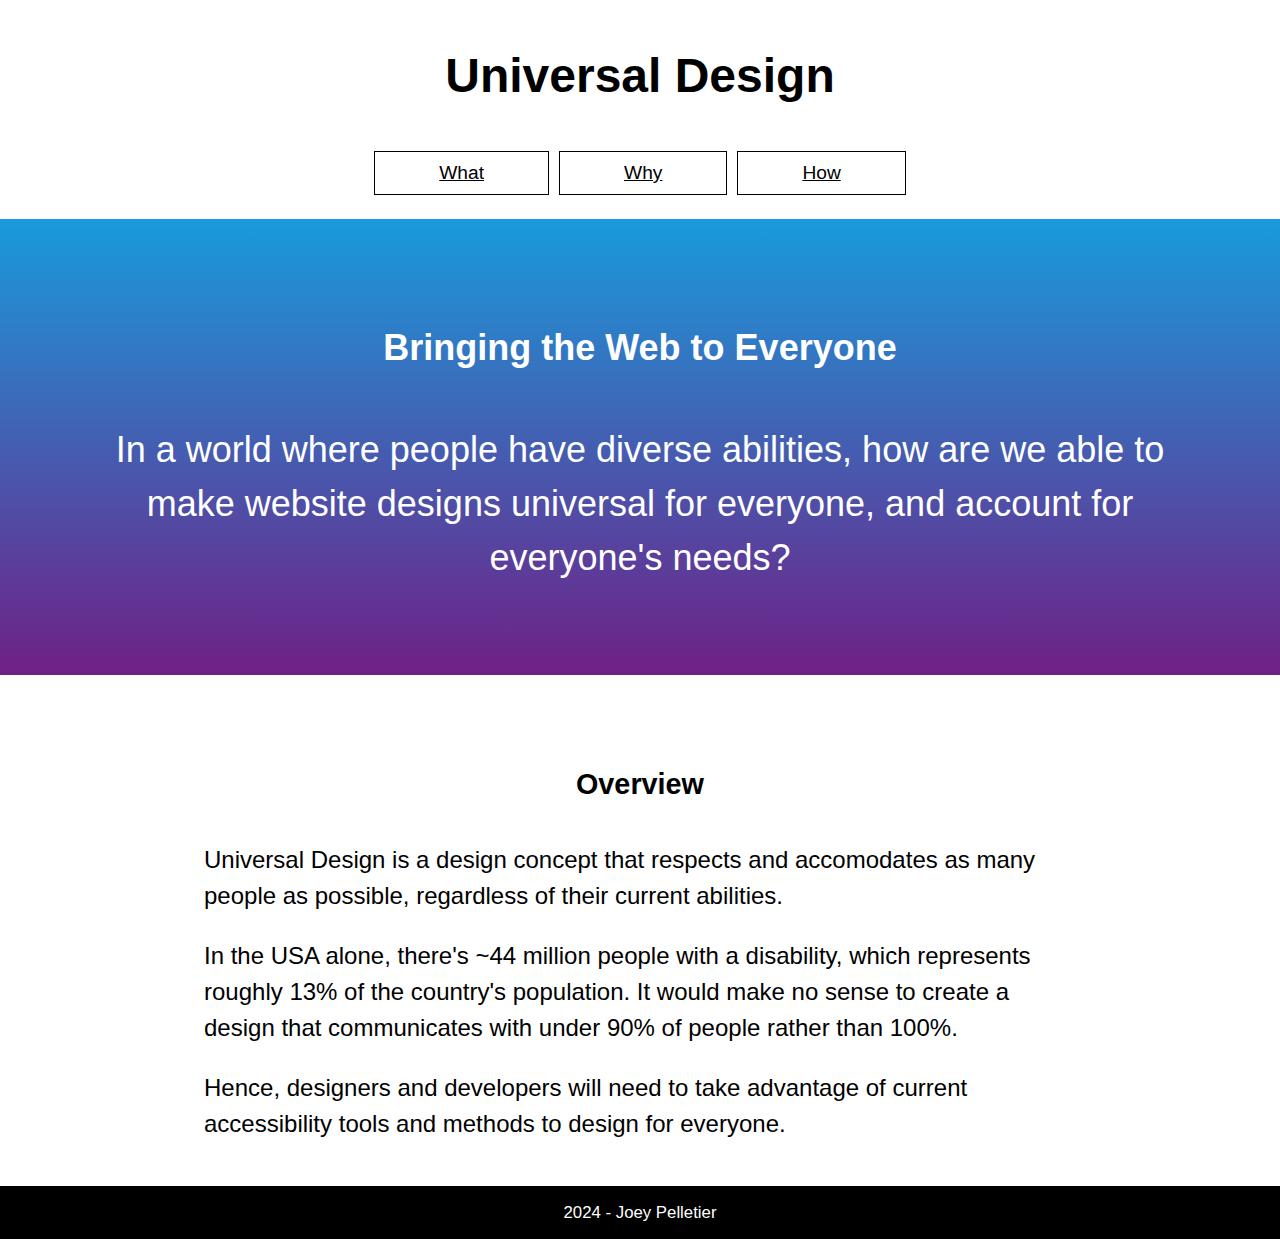
<file: 3150_project2/index.html>
<!--  -->

<!DOCTYPE html>
<html lang="en">
<head>
    <meta charset="UTF-8">
    <meta name="viewport" content="width=device-width, initial-scale=1.0">
    <title>Universal Design</title>
    <link rel="stylesheet" href="style.css">
</head>
<body>
    <a class="skip-link" href="#hero-home">Skip to main content</a>
    <div id="container">
        <header>
            <h1><a href="index.html">Universal Design</a></h1>
        </header>
        <nav>
            <h2 class="sr-only">Main Nav</h2>
            <ul>
                <li><a href="project2_what.html">What</a></li>
                <li><a href="project2_why.html">Why</a></li>
                <li><a href="project2_how.html">How</a></li>
            </ul>
        </nav>
        <main>
            <section id="hero-home">
                <h3>Bringing the Web to Everyone</h3>
                <p>In a world where people have diverse abilities, how are we able to make website designs universal for everyone, and account for everyone's needs?</p>
            </section>
            <section id="overview">
                <h4>Overview</h4>
                <p>Universal Design is a design concept that respects and accomodates as many people as possible, regardless of their current abilities.</p>
                <p>In the USA alone, there's ~44 million people with a disability, which represents roughly 13% of the country's population. It would make no sense to create a design that communicates with under 90% of people rather than 100%.</p>
                <p>Hence, designers and developers will need to take advantage of current accessibility tools and methods to design for everyone.</p>
            </section>
        </main>
        <footer>
            <p>2024 - Joey Pelletier</p>
        </footer>
    </div>
</body>
</html>
</file>
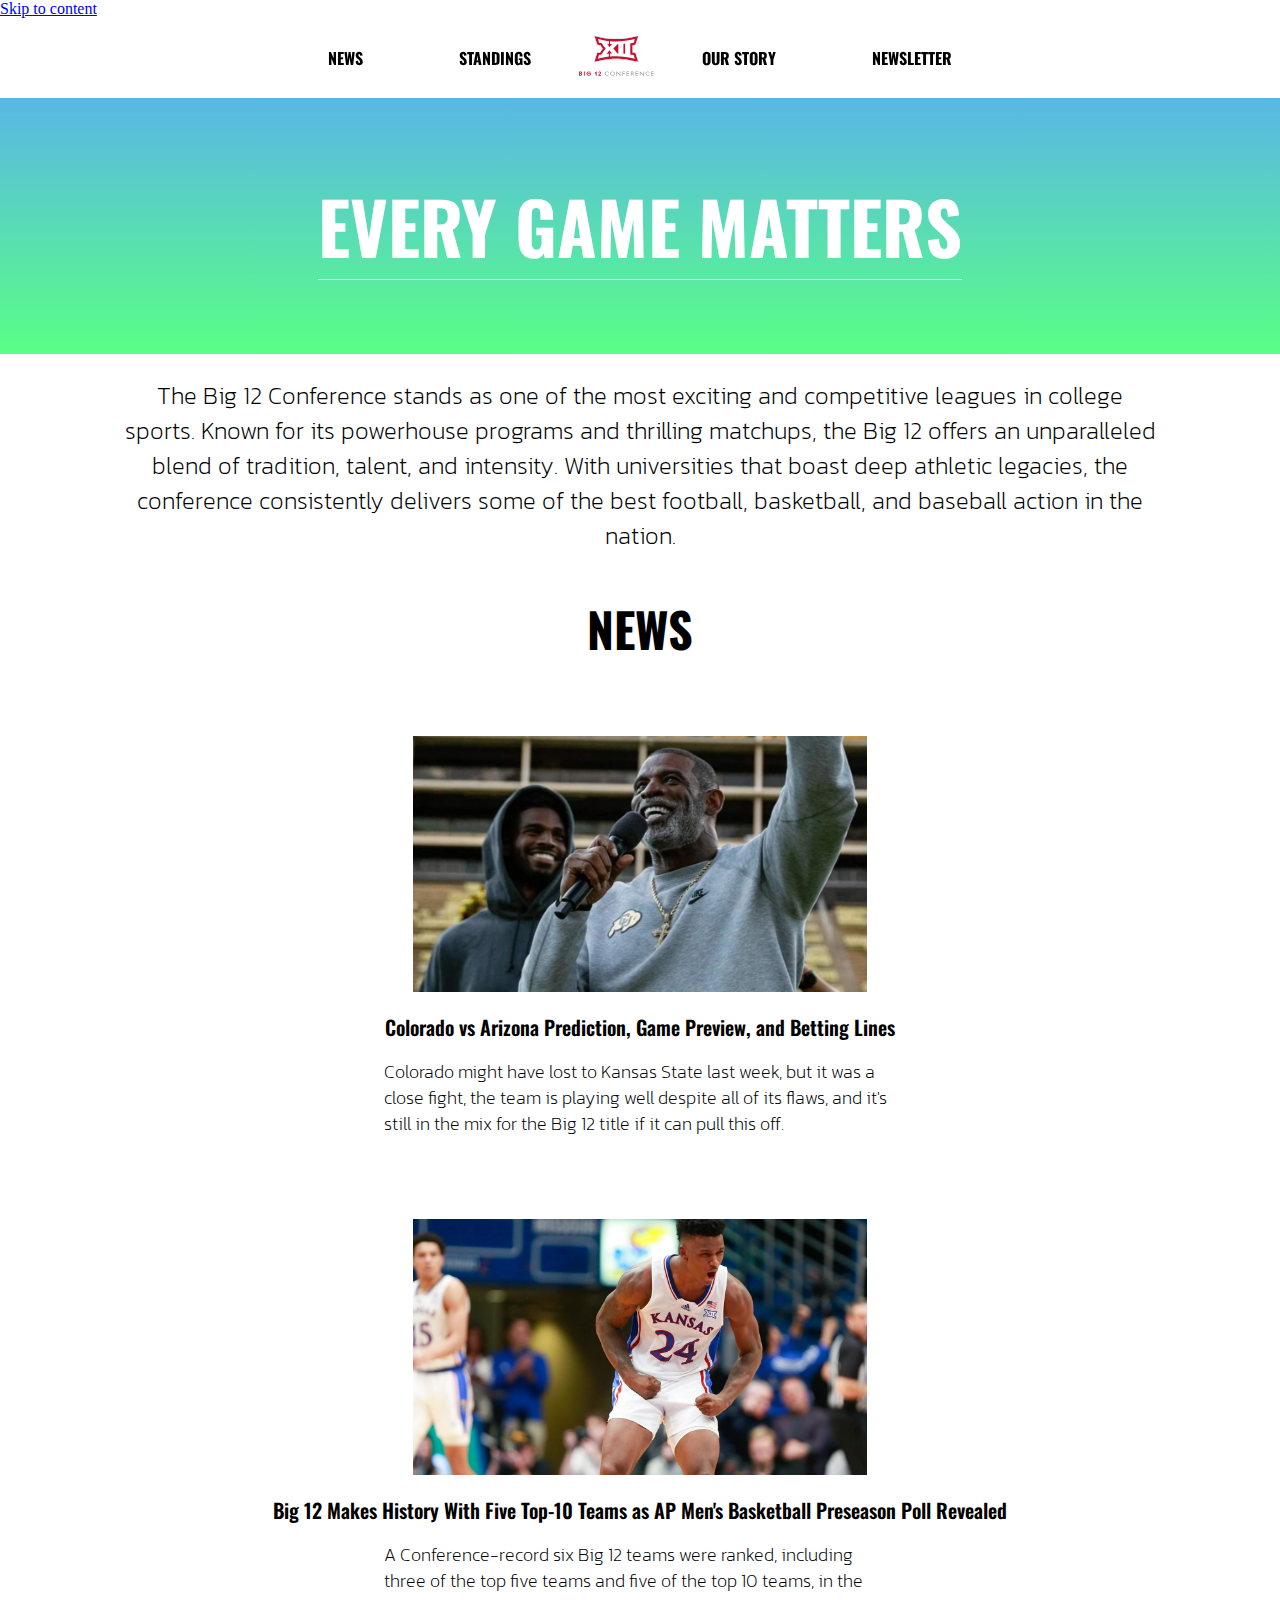
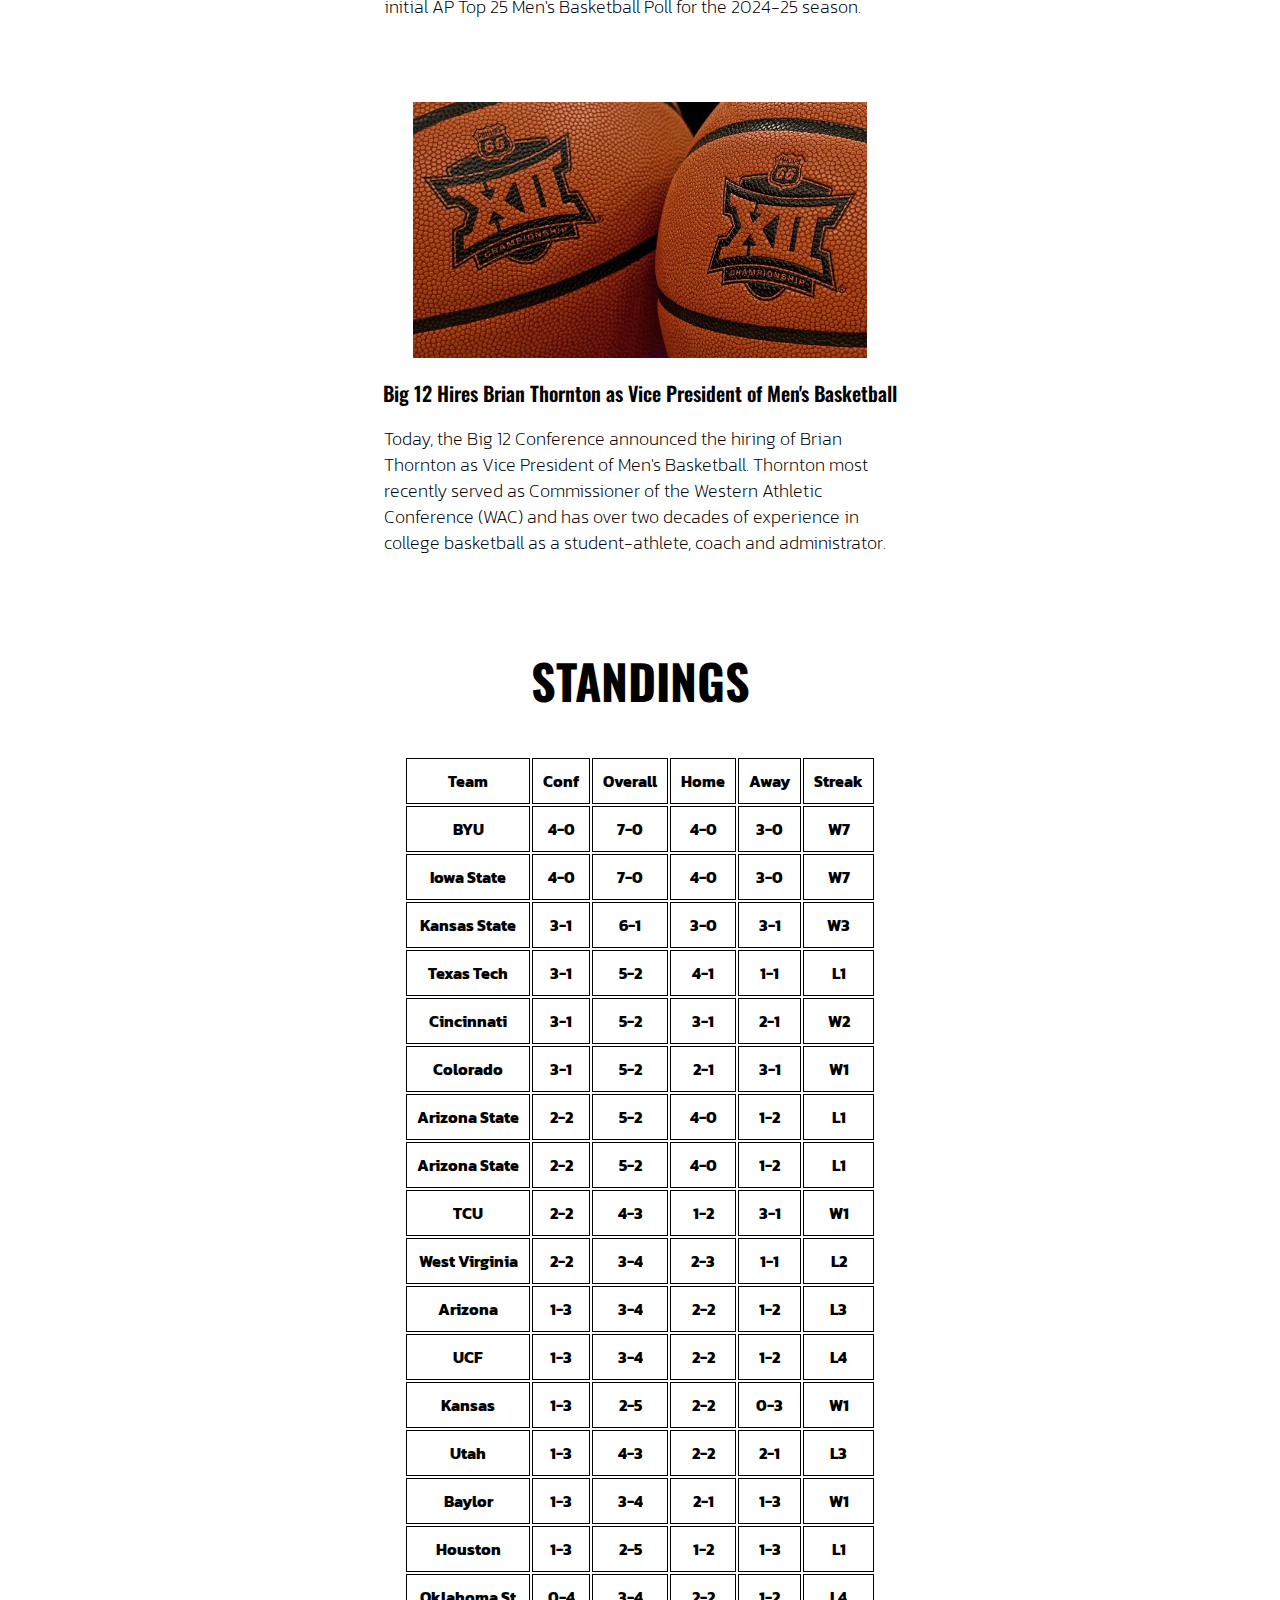
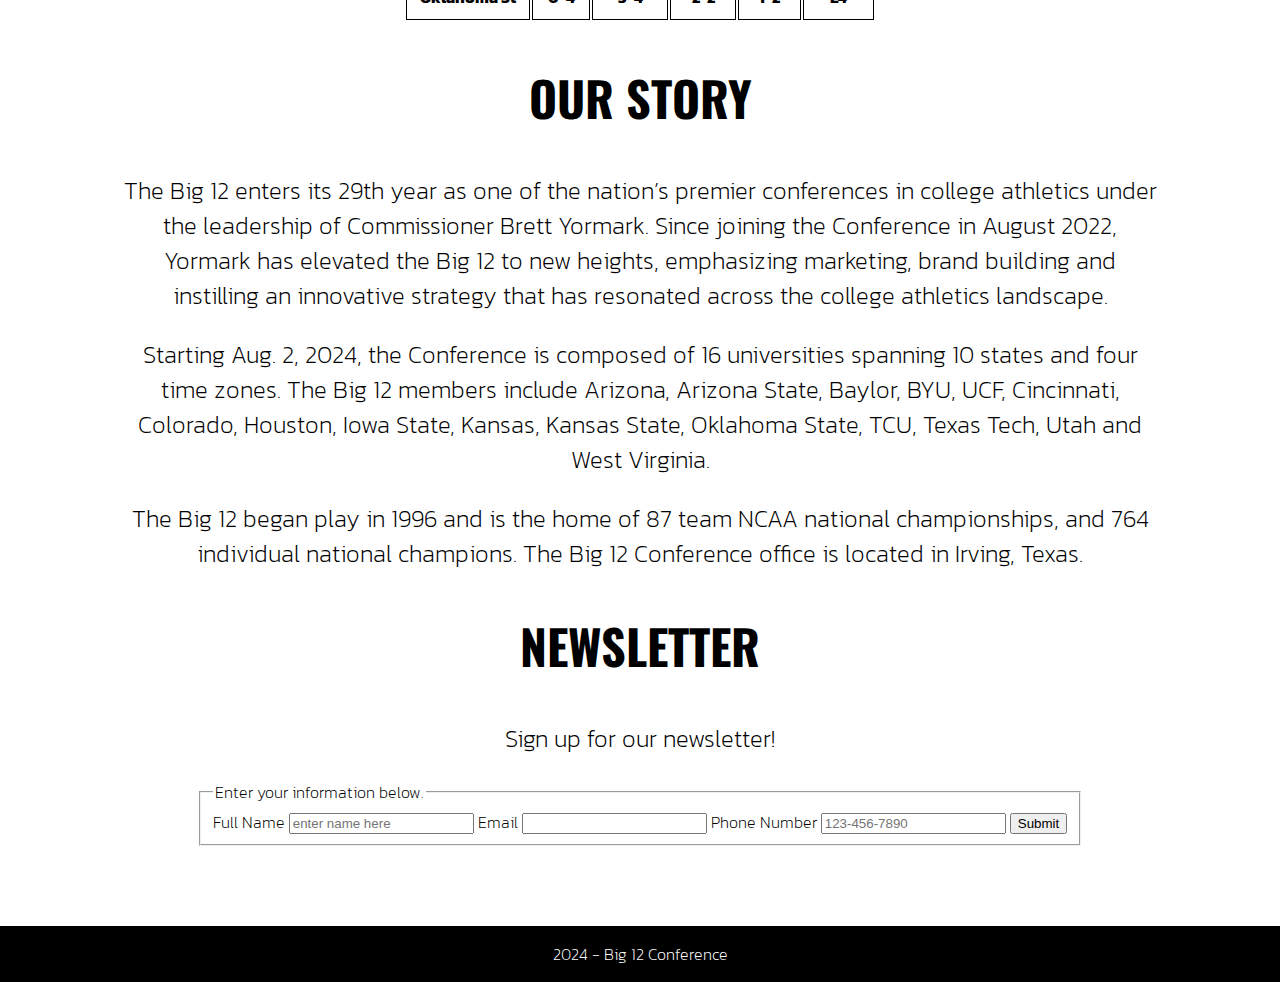
<file: big12_table/index.html>
<!DOCTYPE html>
<html lang="en">
<head>
    <meta charset="UTF-8">
    <meta name="viewport" content="width=device-width, initial-scale=1.0">
    <title>Big 12 Conference</title>
    <link rel="stylesheet" href="style.css">
</head>
<body>
    <a class ="skip-nav" href="#landing-header">Skip to content</a>
    <nav>
        <div class="top-nav">
            <a href="#news">NEWS</a>
            <a href="#standings">STANDINGS</a>
            <div id="logo">
                     <img src="img/Big_12_Conference.svg" alt="big 12 logo" height="75" width="75">
            </div>
            <a href="#our-story">OUR STORY</a>
            <a href="#newsletter">NEWSLETTER</a>
        </div>
    </nav>
    <header>
        <h1 id="landing-header">EVERY GAME MATTERS</h1>
    </header>
    <div id="intro-para">
        <p class="body-text">The Big 12 Conference stands as one of the most exciting and competitive leagues in college sports. Known for its powerhouse programs and thrilling matchups, the Big 12 offers an unparalleled blend of tradition, talent, and intensity. With universities that boast deep athletic legacies, the conference consistently delivers some of the best football, basketball, and baseball action in the nation.</p>
    </div>
    <section id="news" tabindex="0">
        <h2 class="sub-heading">NEWS</h2>
        <div id="cu-news" class="news-container">
            <img src="img/cu_image.webp" alt="cu news photo" class="news-img">
            <p class="news-headline">
                Colorado vs Arizona Prediction, Game Preview, and Betting Lines
            </p>
            <p class="news-para">
                Colorado might have lost to Kansas State last week, but it was a close fight, the team is playing well despite all of its flaws, and it's still in the mix for the Big 12 title if it can pull this off.
            </p>
        </div>
        <div id="bball-news-1" class="news-container">
            <img src="img/big12-bball.jpeg" alt="big 12 preseason photo with Kansas" class="news-img">
            <p class="news-headline">
                Big 12 Makes History With Five Top-10 Teams as AP Men's Basketball Preseason Poll Revealed
            </p>
            <p class="news-para">
                A Conference-record six Big 12 teams were ranked, including three of the top five teams and five of the top 10 teams, in the initial AP Top 25 Men's Basketball Poll for the 2024-25 season. 
            </p>
        </div>
        <div id="bball-news-2" class="news-container">
            <img src="img/basketballs.jpg" alt="big 12 basketball photo" class="news-img">
            <p class="news-headline">
                Big 12 Hires Brian Thornton as Vice President of Men's Basketball
            </p>
            <p class="news-para">
                Today, the Big 12 Conference announced the hiring of Brian Thornton as Vice President of Men's Basketball. Thornton most recently served as Commissioner of the Western Athletic Conference (WAC) and has over two decades of experience in college basketball as a student-athlete, coach and administrator.
            </p>
        </div>
    </section>
    <section id="standings" tabindex="1">
        <h2 class="sub-heading">STANDINGS</h2>
        <table id="stand-table">
            <tr>
                <th>Team</th>
                <th>Conf</th>
                <th>Overall</th>
                <th>Home</th>
                <th>Away</th>
                <th>Streak</th>
            </tr>
            <tr>
                <th>BYU</th>
                <th>4-0</th>
                <th>7-0</th>
                <th>4-0</th>
                <th>3-0</th>
                <th>W7</th>
            </tr>
            <tr>
                <th>Iowa State</th>
                <th>4-0</th>
                <th>7-0</th>
                <th>4-0</th>
                <th>3-0</th>
                <th>W7</th>
            </tr>
            <tr>
                <th>Kansas State</th>
                <th>3-1</th>
                <th>6-1</th>
                <th>3-0</th>
                <th>3-1</th>
                <th>W3</th>
            </tr>
            <tr>
                <th>Texas Tech</th>
                <th>3-1</th>
                <th>5-2</th>
                <th>4-1</th>
                <th>1-1</th>
                <th>L1</th>
            </tr>
            <tr>
                <th>Cincinnati</th>
                <th>3-1</th>
                <th>5-2</th>
                <th>3-1</th>
                <th>2-1</th>
                <th>W2</th>
            </tr>
            <tr>
                <th>Colorado</th>
                <th>3-1</th>
                <th>5-2</th>
                <th>2-1</th>
                <th>3-1</th>
                <th>W1</th>
            </tr>
            <tr>
                <th>Arizona State</th>
                <th>2-2</th>
                <th>5-2</th>
                <th>4-0</th>
                <th>1-2</th>
                <th>L1</th>
            </tr>
            <tr>
                <th>Arizona State</th>
                <th>2-2</th>
                <th>5-2</th>
                <th>4-0</th>
                <th>1-2</th>
                <th>L1</th>
            </tr>
            <tr>
                <th>TCU</th>
                <th>2-2</th>
                <th>4-3</th>
                <th>1-2</th>
                <th>3-1</th>
                <th>W1</th>
            </tr>
            <tr>
                <th>West Virginia</th>
                <th>2-2</th>
                <th>3-4</th>
                <th>2-3</th>
                <th>1-1</th>
                <th>L2</th>
            </tr>
            <tr>
                <th>Arizona</th>
                <th>1-3</th>
                <th>3-4</th>
                <th>2-2</th>
                <th>1-2</th>
                <th>L3</th>
            </tr>
            <tr>
                <th>UCF</th>
                <th>1-3</th>
                <th>3-4</th>
                <th>2-2</th>
                <th>1-2</th>
                <th>L4</th>
            </tr>
            <tr>
                <th>Kansas</th>
                <th>1-3</th>
                <th>2-5</th>
                <th>2-2</th>
                <th>0-3</th>
                <th>W1</th>
            </tr>
            <tr>
                <th>Utah</th>
                <th>1-3</th>
                <th>4-3</th>
                <th>2-2</th>
                <th>2-1</th>
                <th>L3</th>
            </tr>
            <tr>
                <th>Baylor</th>
                <th>1-3</th>
                <th>3-4</th>
                <th>2-1</th>
                <th>1-3</th>
                <th>W1</th>
            </tr>
            <tr>
                <th>Houston</th>
                <th>1-3</th>
                <th>2-5</th>
                <th>1-2</th>
                <th>1-3</th>
                <th>L1</th>
            </tr>
            <tr>
                <th>Oklahoma St</th>
                <th>0-4</th>
                <th>3-4</th>
                <th>2-2</th>
                <th>1-2</th>
                <th>L4</th>
            </tr>
        </table>
    </section>
    <section id="our-story" tabindex="2">
        <h2 class="sub-heading">OUR STORY</h2>
        <p class="body-text">The Big 12 enters its 29th year as one of the nation’s premier conferences in college athletics under the leadership of Commissioner Brett Yormark. Since joining the Conference in August 2022, Yormark has elevated the Big 12 to new heights, emphasizing marketing, brand building and instilling an innovative strategy that has resonated across the college athletics landscape.</p>
        <p class="body-text">Starting Aug. 2, 2024, the Conference is composed of 16 universities spanning 10 states and four time zones. The Big 12 members include Arizona, Arizona State, Baylor, BYU, UCF, Cincinnati, Colorado, Houston, Iowa State, Kansas, Kansas State, Oklahoma State, TCU, Texas Tech, Utah and West Virginia.</p>
        <p class="body-text">The Big 12 began play in 1996 and is the home of 87 team NCAA national championships, and 764 individual national champions. The Big 12 Conference office is located in Irving, Texas.</p>
    </section>
    <section id="newsletter" tabindex="3">
        <h2 class="sub-heading">NEWSLETTER</h2>
        <p class="body-text">Sign up for our newsletter!</p>
        <form id="newsletter-form" method="post">
            <fieldset>
                <legend>Enter your information below.</legend>
                <label for="name">
                    Full Name
                    <input type="text" id="name" placeholder="enter name here">
                </label>
                <label for="your-email">
                    Email
                    <input type="email" id="your-email">
                </label>
                <label for="phone">
                    Phone Number
                    <input type="tel" id="phone" minLength="10" placeholder="123-456-7890">
                </label>
                <input type="submit">
            </fieldset>
        </form>
    </section>
    <footer class="site-footer">
        <p id="footer-text">2024 - Big 12 Conference</p>
    </footer>
</body>
</html>
</file>
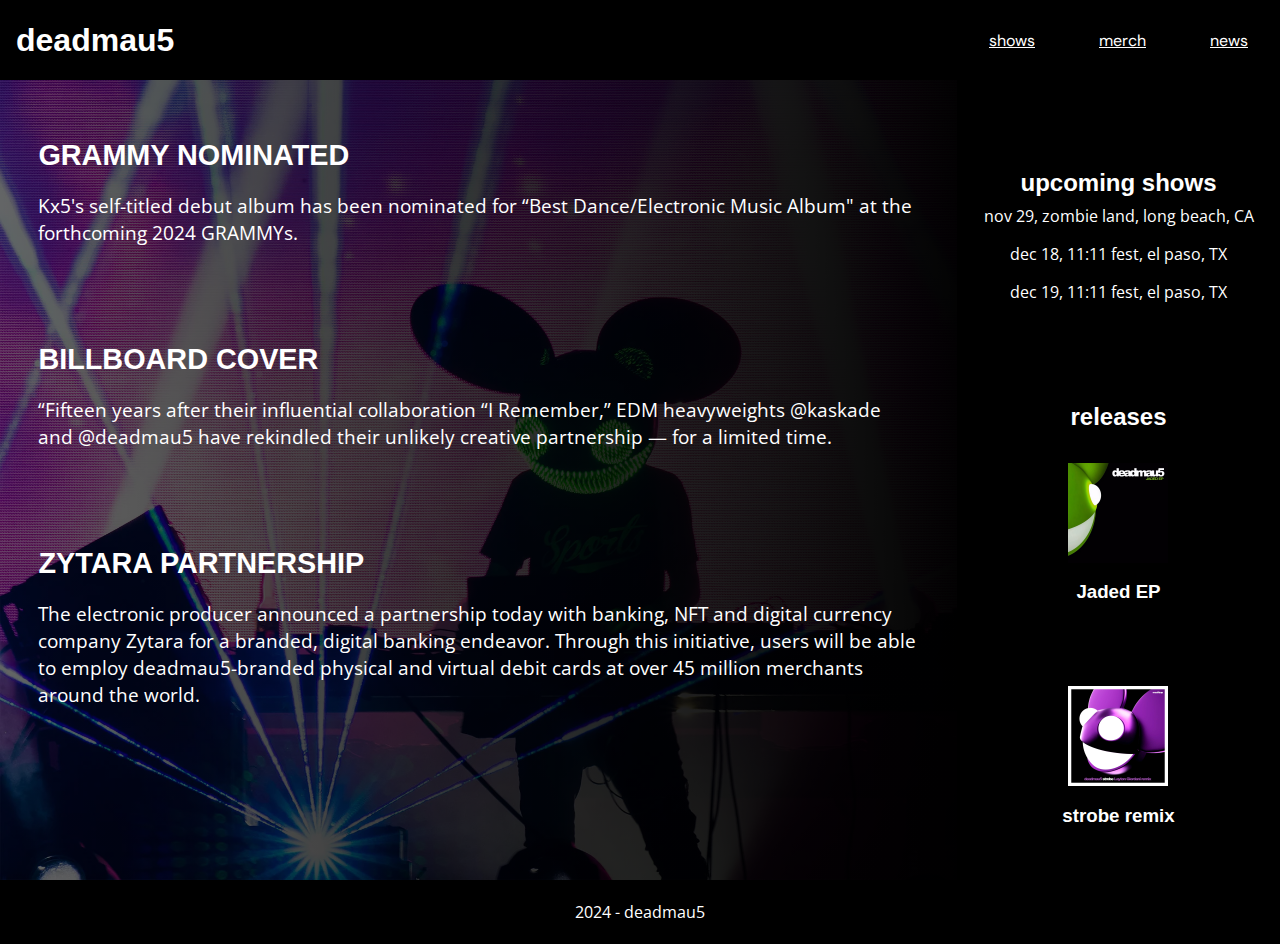
<file: css_layout/index.html>
<!DOCTYPE html>
<html lang="en">
<head>
  <meta charset="UTF-8">
  <meta name="viewport" content="width=device-width, initial-scale=1.0">
  <meta http-equiv="X-UA-Compatible" content="ie=edge">
  <title>DEADMAU5</title>
  <link href="style.css" rel="stylesheet">
</head>
<body>
<div class="container">
  <header>
    <h1>deadmau5</h1>
  </header>
  <nav>
    <ul>
      <li><a href="#">shows</a></li>
      <li><a href="#">merch</a></li>
      <li><a href="#">news</a></li>
    </ul>
  </nav>
  <main>
    <section>
        <div class="main-text-container">
            <h2>GRAMMY NOMINATED</h2>
            <p>Kx5's self-titled debut album has been nominated for “Best Dance/Electronic Music Album" at the forthcoming 2024 GRAMMYs.</p>
        </div>
        <div class="main-text-container">
            <h2>BILLBOARD COVER</h2>
            <p>“Fifteen years after their influential collaboration “I Remember,” EDM heavyweights @kaskade and @deadmau5 have rekindled their unlikely creative partnership — for a limited time.</p>
        </div>
        <div class="main-text-container">
            <h2>ZYTARA PARTNERSHIP</h2>
            <p>The electronic producer announced a partnership today with banking, NFT and digital currency company Zytara for a branded, digital banking endeavor. Through this initiative, users will be able to employ deadmau5-branded physical and virtual debit cards at over 45 million merchants around the world.</p>
        </div>
    </section>
  </main>
  <aside id="aside1">
    <h2>upcoming shows</h2>
    <p>nov 29, zombie land, long beach, CA</p>
    <p>dec 18, 11:11 fest, el paso, TX</p>
    <p>dec 19, 11:11 fest, el paso, TX</p>
  </aside>
  <aside id="aside2">
    <h2>releases</h2>
    <div class="img-text-container">
        <img src="img/deadmau5_Jaded_EP-1-800x800.png" alt="deadmau5 jaded ep" class="release-img">
        <h3>Jaded EP</h3>
    </div>
    <div class="img-text-container">
        <img src="img/Strobe-Layton-Giordani-Remix_Option4_JPEG-800x800.jpg" alt="deadmau5 strobe remix" class="release-img">
        <h3>strobe remix</h3>
    </div>
    
   
  </aside>
  <footer>
    <p>2024 - deadmau5</p>
  </footer>

</div>
</body>
</html>
</file>
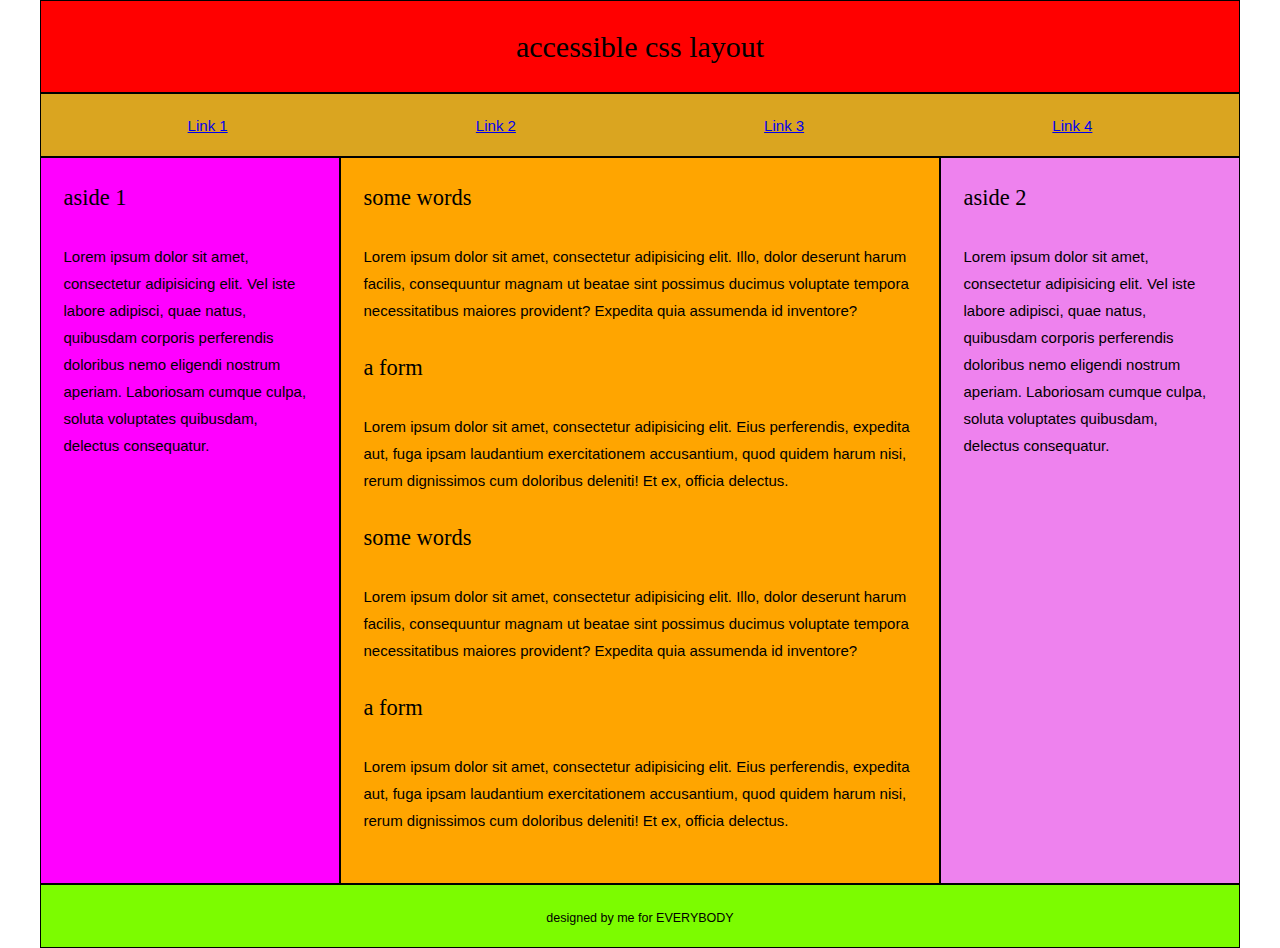
<file: grid-flexes/index.html>
<!DOCTYPE html>
<html lang="en">
<head>
  <meta charset="UTF-8">
  <meta name="viewport" content="width=device-width, initial-scale=1.0">
  <meta http-equiv="X-UA-Compatible" content="ie=edge">
  <title>Accessible grid</title>
  <link href="grid-flex.css" rel="stylesheet">
</head>
<body>
<div class="container">
  <header>
    <h1>accessible css layout</h1>
  </header>
  <nav>
    <ul>
      <li><a href="#">Link 1</a></li>
      <li><a href="#">Link 2</a></li>
      <li><a href="#">Link 3</a></li>
      <li><a href="#">Link 4</a></li>
    </ul>
  </nav>
  <main>
    <section>
      <h2>some words</h2>
      <p>Lorem ipsum dolor sit amet, consectetur adipisicing elit. Illo, dolor deserunt harum facilis, consequuntur magnam ut beatae sint possimus ducimus voluptate tempora necessitatibus maiores provident? Expedita quia assumenda id inventore?</p>
      <h2>a form</h2>
      <p>Lorem ipsum dolor sit amet, consectetur adipisicing elit. Eius perferendis, expedita aut, fuga ipsam laudantium exercitationem accusantium, quod quidem harum nisi, rerum dignissimos cum doloribus deleniti! Et ex, officia delectus.</p>
      <h2>some words</h2>
      <p>Lorem ipsum dolor sit amet, consectetur adipisicing elit. Illo, dolor deserunt harum facilis, consequuntur magnam ut beatae sint possimus ducimus voluptate tempora necessitatibus maiores provident? Expedita quia assumenda id inventore?</p>
      <h2>a form</h2>
      <p>Lorem ipsum dolor sit amet, consectetur adipisicing elit. Eius perferendis, expedita aut, fuga ipsam laudantium exercitationem accusantium, quod quidem harum nisi, rerum dignissimos cum doloribus deleniti! Et ex, officia delectus.</p>
    </section>
  </main>
  <aside id="aside1">
    <h2>aside 1</h2>
    <p>Lorem ipsum dolor sit amet, consectetur adipisicing elit. Vel iste labore adipisci, quae natus, quibusdam corporis perferendis doloribus nemo eligendi nostrum aperiam. Laboriosam cumque culpa, soluta voluptates quibusdam, delectus consequatur.</p>
  </aside>
  <aside id="aside2">
    <h2>aside 2</h2>
    <p>Lorem ipsum dolor sit amet, consectetur adipisicing elit. Vel iste labore adipisci, quae natus, quibusdam corporis perferendis doloribus nemo eligendi nostrum aperiam. Laboriosam cumque culpa, soluta voluptates quibusdam, delectus consequatur.</p>
  </aside>
  <footer>
    <small> designed by me for EVERYBODY</small>
  </footer>

</div> <!-- end container -->
</body>
</html>
</file>
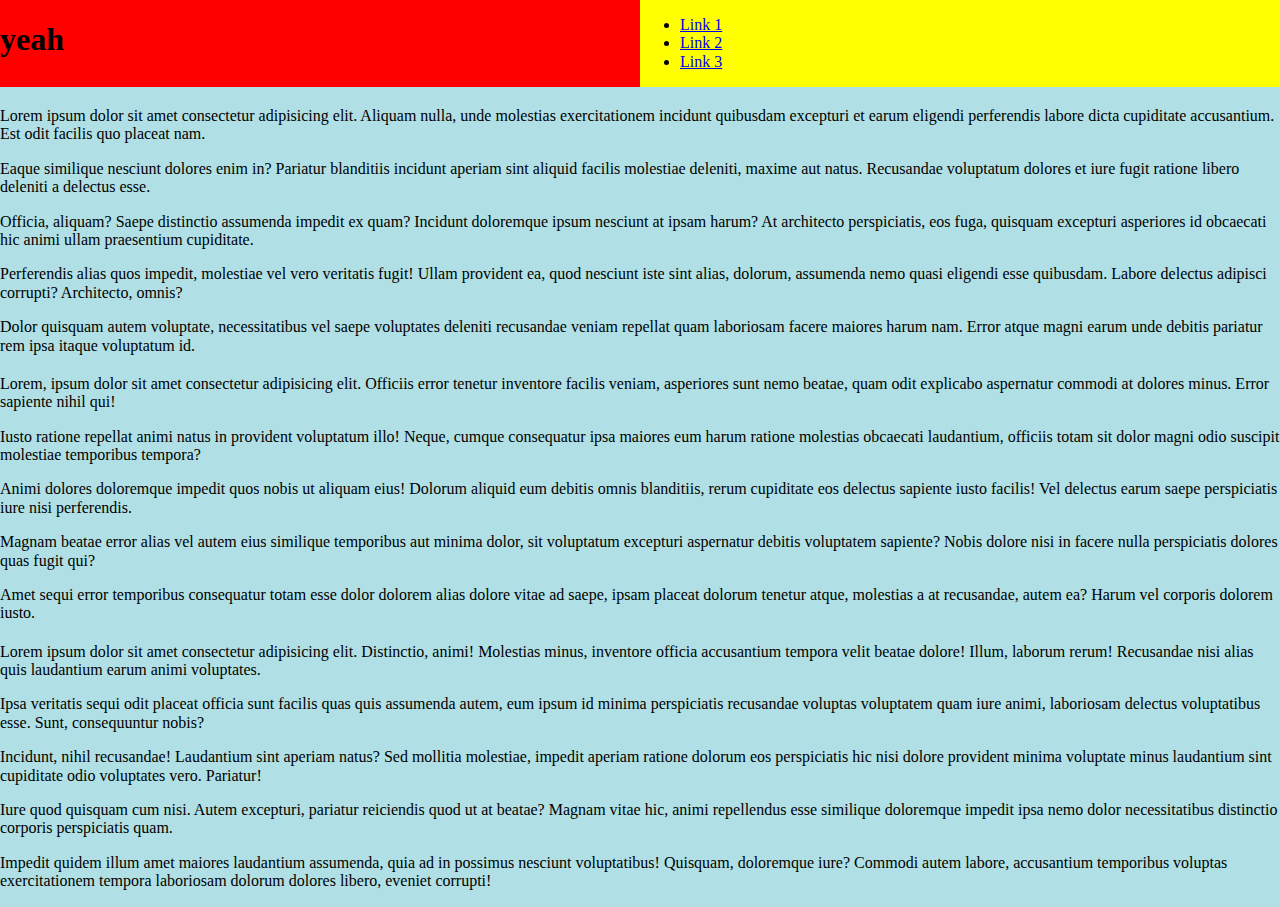
<file: mobile-first/index.html>
<!DOCTYPE html>
<html lang="en">
<head>
    <meta charset="UTF-8">
    <meta name="viewport" content="width=device-width, initial-scale=1.0">
    <title>Document</title>
    <link rel="stylesheet" href="css/mobile-first-template.css">
    <link rel="stylesheet" href="css/normalize.css">
</head>
<body>
    <div class="container">

        <header>
            <h1>yeah</h1>
        </header>

        <!-- nav>ul>li*3>a[href=#]{Link $} -->
        <nav>
            <ul>
                <li><a href="#">Link 1</a></li>
                <li><a href="#">Link 2</a></li>
                <li><a href="#">Link 3</a></li>
            </ul>
        </nav>

        <!-- main>section*3>h2+p*5>lorem -->
        <main>
            <section>
                <h2></h2>
                <p>Lorem ipsum dolor sit amet consectetur adipisicing elit. Aliquam nulla, unde molestias exercitationem incidunt quibusdam excepturi et earum eligendi perferendis labore dicta cupiditate accusantium. Est odit facilis quo placeat nam.</p>
                <p>Eaque similique nesciunt dolores enim in? Pariatur blanditiis incidunt aperiam sint aliquid facilis molestiae deleniti, maxime aut natus. Recusandae voluptatum dolores et iure fugit ratione libero deleniti a delectus esse.</p>
                <p>Officia, aliquam? Saepe distinctio assumenda impedit ex quam? Incidunt doloremque ipsum nesciunt at ipsam harum? At architecto perspiciatis, eos fuga, quisquam excepturi asperiores id obcaecati hic animi ullam praesentium cupiditate.</p>
                <p>Perferendis alias quos impedit, molestiae vel vero veritatis fugit! Ullam provident ea, quod nesciunt iste sint alias, dolorum, assumenda nemo quasi eligendi esse quibusdam. Labore delectus adipisci corrupti? Architecto, omnis?</p>
                <p>Dolor quisquam autem voluptate, necessitatibus vel saepe voluptates deleniti recusandae veniam repellat quam laboriosam facere maiores harum nam. Error atque magni earum unde debitis pariatur rem ipsa itaque voluptatum id.</p>
            </section>
            <section>
                <h2></h2>
                <p>Lorem, ipsum dolor sit amet consectetur adipisicing elit. Officiis error tenetur inventore facilis veniam, asperiores sunt nemo beatae, quam odit explicabo aspernatur commodi at dolores minus. Error sapiente nihil qui!</p>
                <p>Iusto ratione repellat animi natus in provident voluptatum illo! Neque, cumque consequatur ipsa maiores eum harum ratione molestias obcaecati laudantium, officiis totam sit dolor magni odio suscipit molestiae temporibus tempora?</p>
                <p>Animi dolores doloremque impedit quos nobis ut aliquam eius! Dolorum aliquid eum debitis omnis blanditiis, rerum cupiditate eos delectus sapiente iusto facilis! Vel delectus earum saepe perspiciatis iure nisi perferendis.</p>
                <p>Magnam beatae error alias vel autem eius similique temporibus aut minima dolor, sit voluptatum excepturi aspernatur debitis voluptatem sapiente? Nobis dolore nisi in facere nulla perspiciatis dolores quas fugit qui?</p>
                <p>Amet sequi error temporibus consequatur totam esse dolor dolorem alias dolore vitae ad saepe, ipsam placeat dolorum tenetur atque, molestias a at recusandae, autem ea? Harum vel corporis dolorem iusto.</p>
            </section>
            <section>
                <h2></h2>
                <p>Lorem ipsum dolor sit amet consectetur adipisicing elit. Distinctio, animi! Molestias minus, inventore officia accusantium tempora velit beatae dolore! Illum, laborum rerum! Recusandae nisi alias quis laudantium earum animi voluptates.</p>
                <p>Ipsa veritatis sequi odit placeat officia sunt facilis quas quis assumenda autem, eum ipsum id minima perspiciatis recusandae voluptas voluptatem quam iure animi, laboriosam delectus voluptatibus esse. Sunt, consequuntur nobis?</p>
                <p>Incidunt, nihil recusandae! Laudantium sint aperiam natus? Sed mollitia molestiae, impedit aperiam ratione dolorum eos perspiciatis hic nisi dolore provident minima voluptate minus laudantium sint cupiditate odio voluptates vero. Pariatur!</p>
                <p>Iure quod quisquam cum nisi. Autem excepturi, pariatur reiciendis quod ut at beatae? Magnam vitae hic, animi repellendus esse similique doloremque impedit ipsa nemo dolor necessitatibus distinctio corporis perspiciatis quam.</p>
                <p>Impedit quidem illum amet maiores laudantium assumenda, quia ad in possimus nesciunt voluptatibus! Quisquam, doloremque iure? Commodi autem labore, accusantium temporibus voluptas exercitationem tempora laboriosam dolorum dolores libero, eveniet corrupti!</p>
            </section>
        </main> 
    </div>     
</body>
</html>
</file>
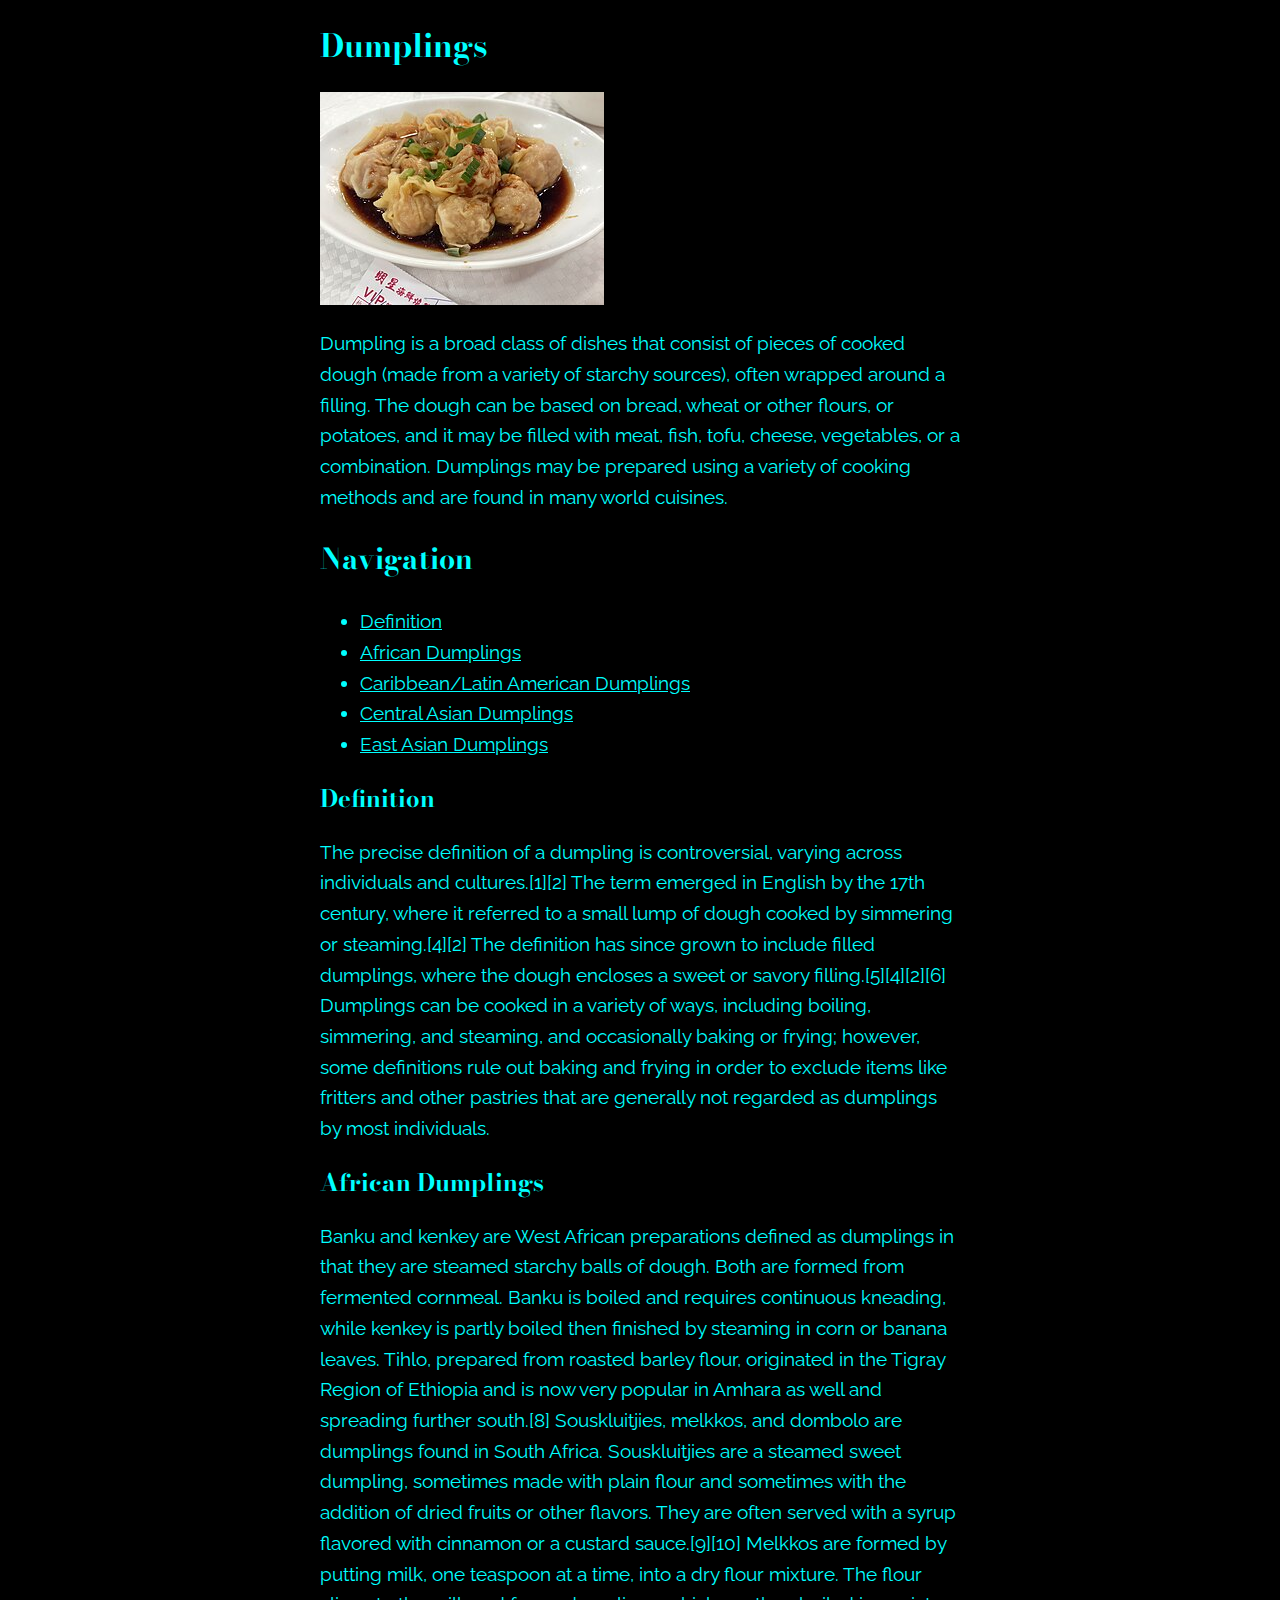
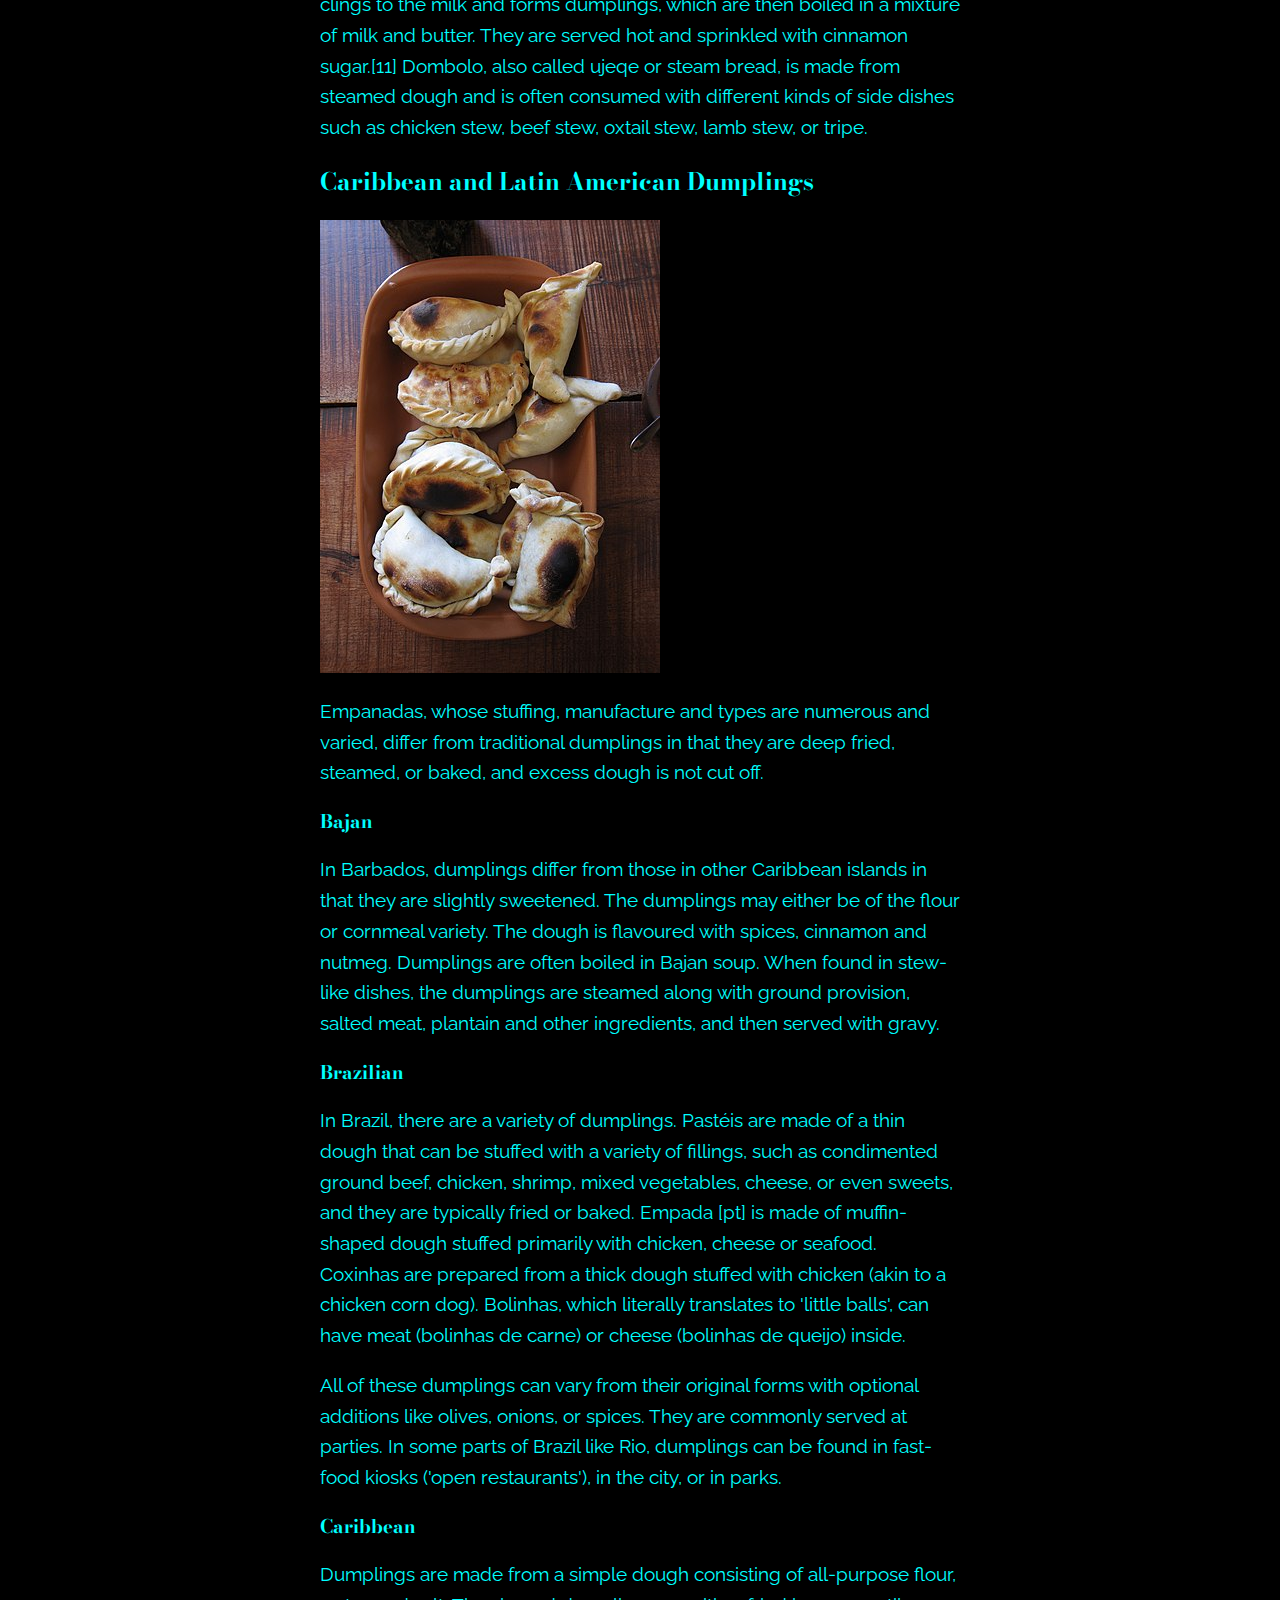
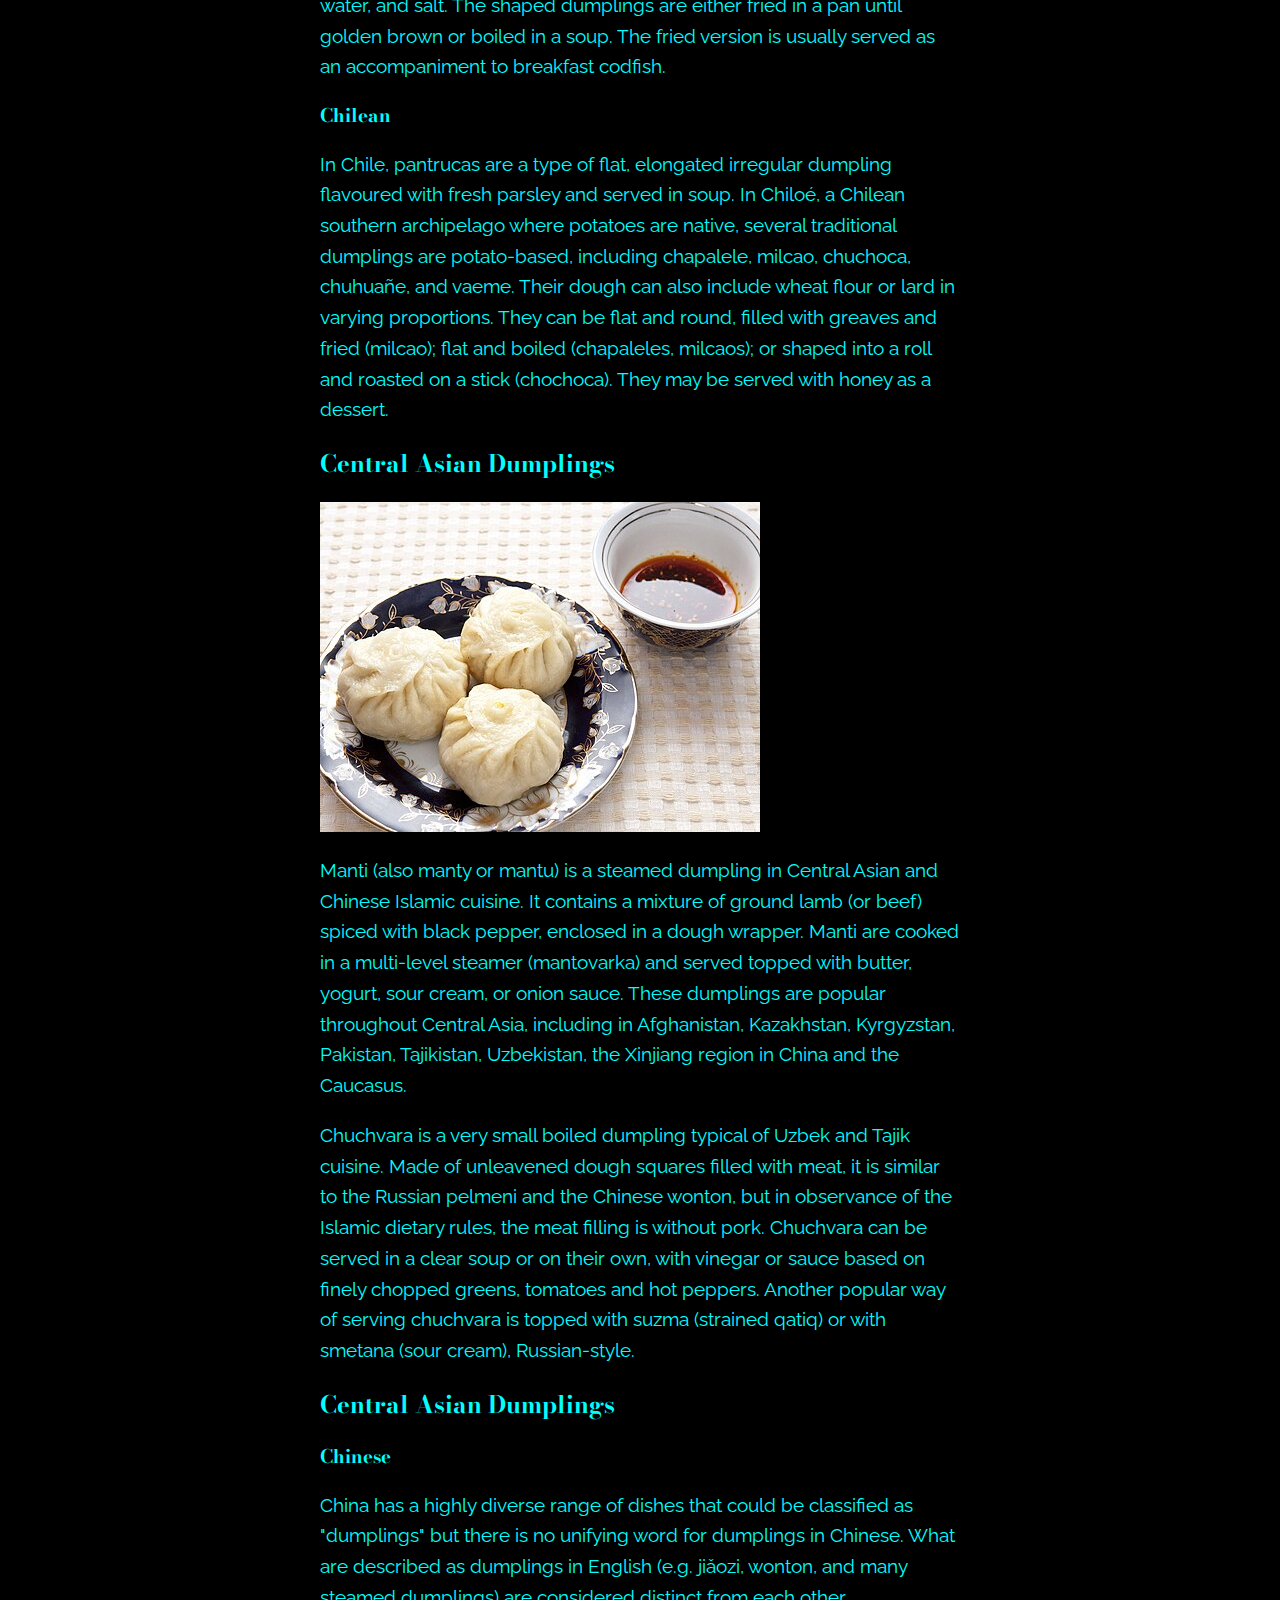
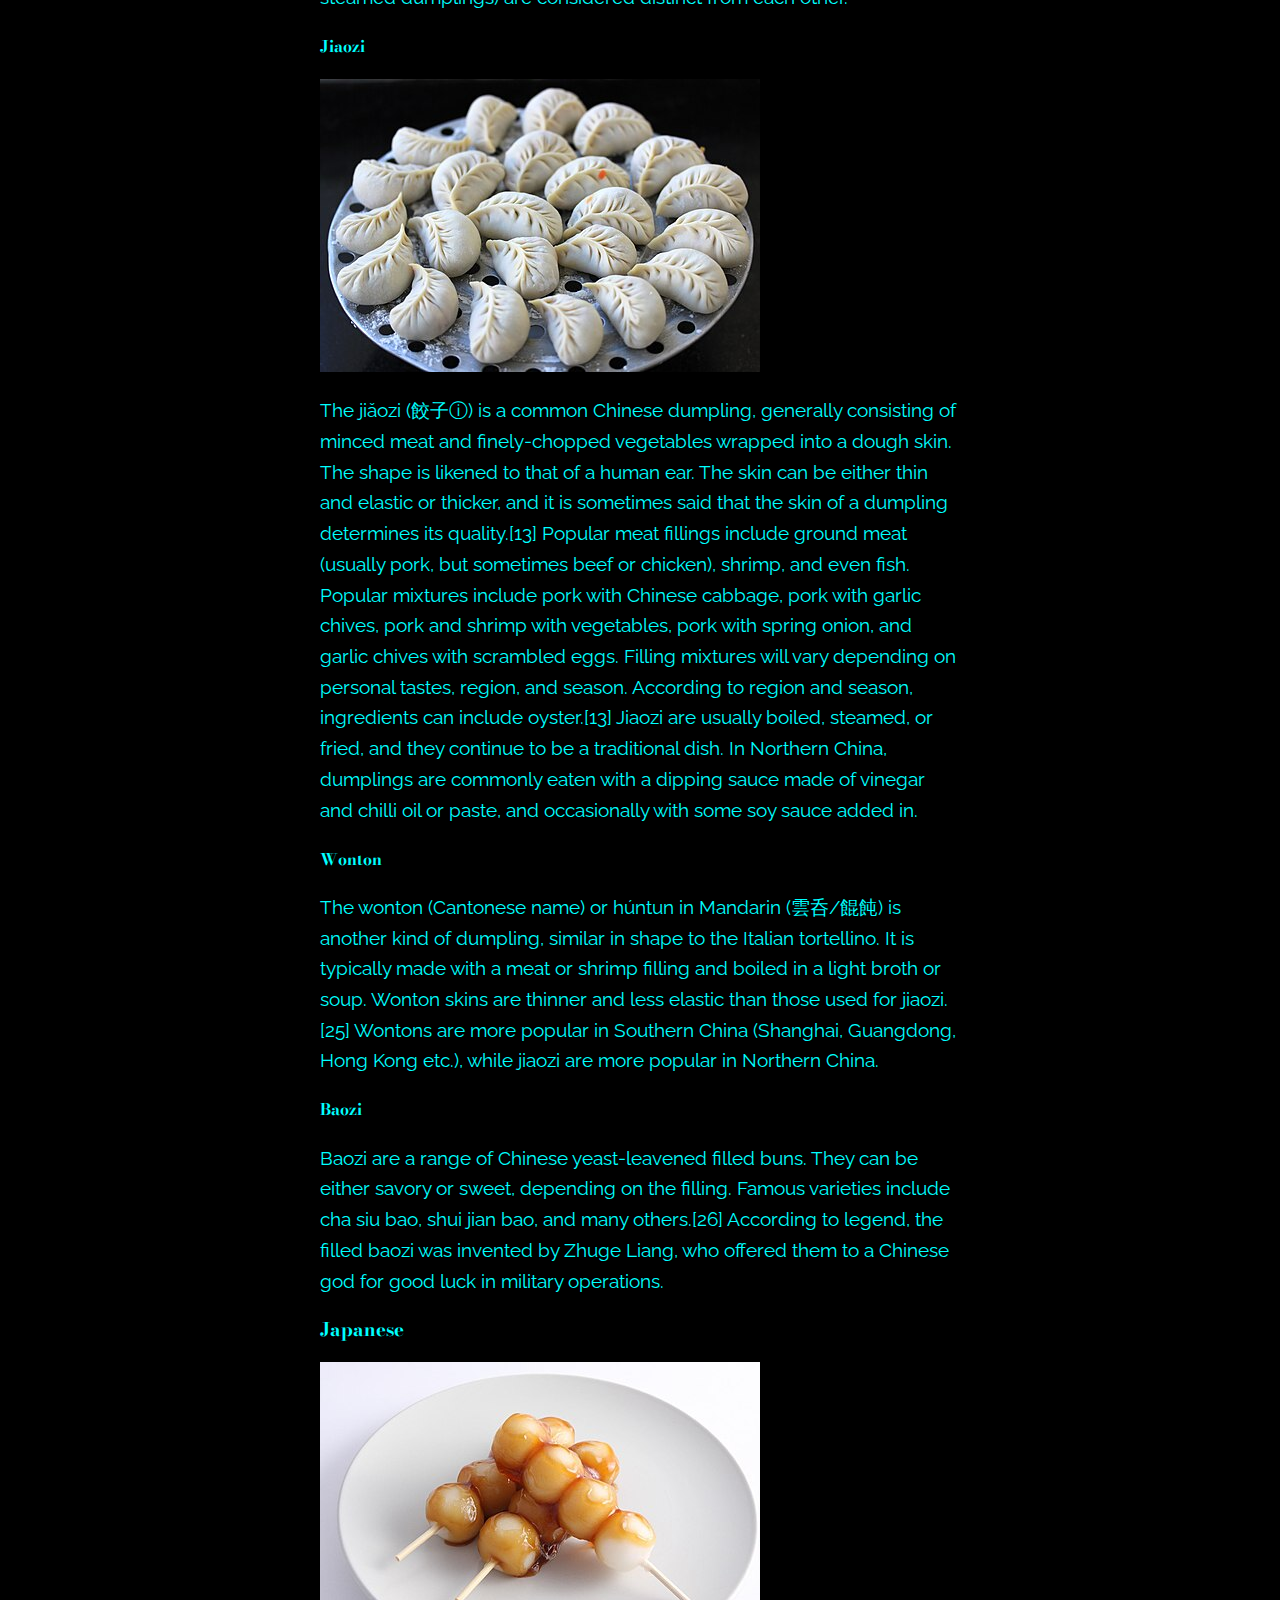
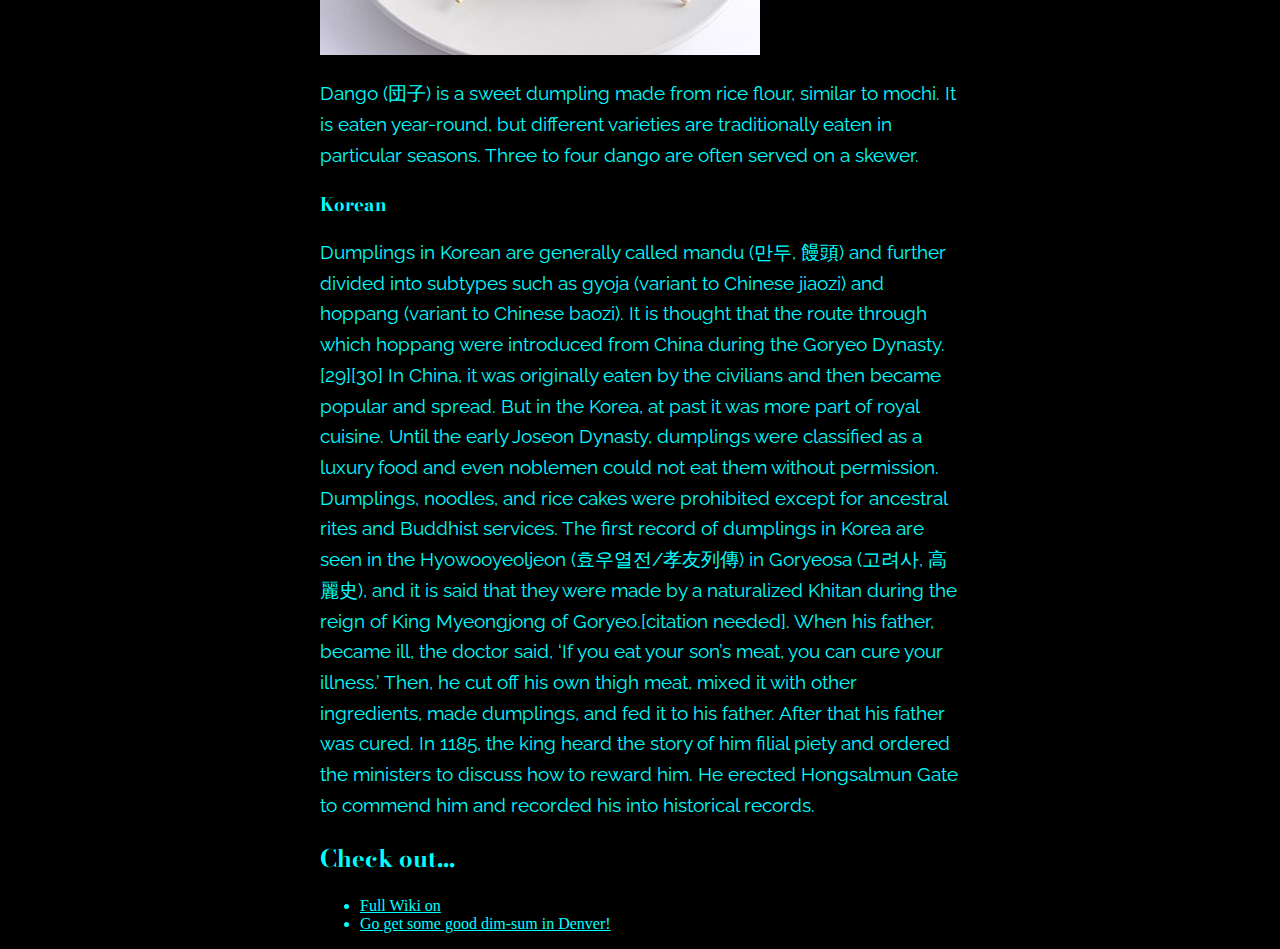
<file: semantic_wiki/index.html>
<!DOCTYPE html>
<html lang="en">
<head>
    <meta charset="UTF-8">
    <meta name="viewport" content="width=device-width, initial-scale=1.0">
    <title>Wiki - Dumplings</title>
    <link rel="stylesheet" href="style.css">
</head>
<body>
    <h1 class="sr-only">Dumplings</h1>
    <h1>Dumplings</h1>
    <img src="img/dumpling-1.jpeg" alt="picture of traditional dumplings">
    <p>Dumpling is a broad class of dishes that consist of pieces of cooked dough (made from a variety of starchy sources), often wrapped around a filling. The dough can be based on bread, wheat or other flours, or potatoes, and it may be filled with meat, fish, tofu, cheese, vegetables, or a combination. Dumplings may be prepared using a variety of cooking methods and are found in many world cuisines.</p>
    <nav>
        <h2 class="sr-only">Navigation</h2>
        <h2>Navigation</h2>
        <ul>
            <li><a href="#definition">Definition</a></li>
            <li><a href="#african">African Dumplings</a></li>
            <li><a href="#carib-latin">Caribbean/Latin American Dumplings</a></li>
            <li><a href="#central-asian">Central Asian Dumplings</a></li>
            <li><a href="#east-asian">East Asian Dumplings</a></li>
        </ul>
    </nav>
    <section id="definition">
        <h2 class="sr-only">Definition</h2>
        <h2>Definition</h2>
        <p>The precise definition of a dumpling is controversial, varying across individuals and cultures.[1][2] The term emerged in English by the 17th century, where it referred to a small lump of dough cooked by simmering or steaming.[4][2] The definition has since grown to include filled dumplings, where the dough encloses a sweet or savory filling.[5][4][2][6] Dumplings can be cooked in a variety of ways, including boiling, simmering, and steaming, and occasionally baking or frying; however, some definitions rule out baking and frying in order to exclude items like fritters and other pastries that are generally not regarded as dumplings by most individuals.</p>
    </section>
    
    <section id="african">
        <h2 class="sr-only">African Dumplings</h2>
        <h2>African Dumplings</h2> 
        <p>Banku and kenkey are West African preparations defined as dumplings in that they are steamed starchy balls of dough. Both are formed from fermented cornmeal. Banku is boiled and requires continuous kneading, while kenkey is partly boiled then finished by steaming in corn or banana leaves.
            Tihlo, prepared from roasted barley flour, originated in the Tigray Region of Ethiopia and is now very popular in Amhara as well and spreading further south.[8]
            Souskluitjies, melkkos, and dombolo are dumplings found in South Africa. Souskluitjies are a steamed sweet dumpling, sometimes made with plain flour and sometimes with the addition of dried fruits or other flavors. They are often served with a syrup flavored with cinnamon or a custard sauce.[9][10] Melkkos are formed by putting milk, one teaspoon at a time, into a dry flour mixture. The flour clings to the milk and forms dumplings, which are then boiled in a mixture of milk and butter. They are served hot and sprinkled with cinnamon sugar.[11] Dombolo, also called ujeqe or steam bread, is made from steamed dough and is often consumed with different kinds of side dishes such as chicken stew, beef stew, oxtail stew, lamb stew, or tripe.
        </p>
    </section>

    <section id="carib-latin">
        <h2 class="sr-only">Caribbean and Latin American Dumplings</h2>
        <h2>Caribbean and Latin American Dumplings</h2>
        <img src="img/carib-latin-img.jpeg" alt="Empanadas">
        <p>Empanadas, whose stuffing, manufacture and types are numerous and varied, differ from traditional dumplings in that they are deep fried, steamed, or baked, and excess dough is not cut off.</p>
        <h3>Bajan</h3>
        <p>In Barbados, dumplings differ from those in other Caribbean islands in that they are slightly sweetened. The dumplings may either be of the flour or cornmeal variety. The dough is flavoured with spices, cinnamon and nutmeg. Dumplings are often boiled in Bajan soup. When found in stew-like dishes, the dumplings are steamed along with ground provision, salted meat, plantain and other ingredients, and then served with gravy.</p>
        <h3>Brazilian</h3>
        <p>In Brazil, there are a variety of dumplings. Pastéis are made of a thin dough that can be stuffed with a variety of fillings, such as condimented ground beef, chicken, shrimp, mixed vegetables, cheese, or even sweets, and they are typically fried or baked. Empada [pt] is made of muffin-shaped dough stuffed primarily with chicken, cheese or seafood. Coxinhas are prepared from a thick dough stuffed with chicken (akin to a chicken corn dog). Bolinhas, which literally translates to 'little balls', can have meat (bolinhas de carne) or cheese (bolinhas de queijo) inside.</p>
        <p>All of these dumplings can vary from their original forms with optional additions like olives, onions, or spices. They are commonly served at parties. In some parts of Brazil like Rio, dumplings can be found in fast-food kiosks ('open restaurants'), in the city, or in parks.</p>
        <h3>Caribbean</h3>
        <p>Dumplings are made from a simple dough consisting of all-purpose flour, water, and salt. The shaped dumplings are either fried in a pan until golden brown or boiled in a soup. The fried version is usually served as an accompaniment to breakfast codfish.</p>
        <h3>Chilean</h3>
        <p>In Chile, pantrucas are a type of flat, elongated irregular dumpling flavoured with fresh parsley and served in soup. In Chiloé, a Chilean southern archipelago where potatoes are native, several traditional dumplings are potato-based, including chapalele, milcao, chuchoca, chuhuañe, and vaeme. Their dough can also include wheat flour or lard in varying proportions. They can be flat and round, filled with greaves and fried (milcao); flat and boiled (chapaleles, milcaos); or shaped into a roll and roasted on a stick (chochoca). They may be served with honey as a dessert.</p>
    </section>

    <section id="central-asian">
        <h2 class="sr-only">Central Asian Dumplings</h2>
        <h2>Central Asian Dumplings</h2>
        <img src="img/Uyghur-manta-img.jpeg" alt="Uyghur manta">
        <p>Manti (also manty or mantu) is a steamed dumpling in Central Asian and Chinese Islamic cuisine. It contains a mixture of ground lamb (or beef) spiced with black pepper, enclosed in a dough wrapper. Manti are cooked in a multi-level steamer (mantovarka) and served topped with butter, yogurt, sour cream, or onion sauce. These dumplings are popular throughout Central Asia, including in Afghanistan, Kazakhstan, Kyrgyzstan, Pakistan, Tajikistan, Uzbekistan, the Xinjiang region in China and the Caucasus.</p>
        <p>Chuchvara is a very small boiled dumpling typical of Uzbek and Tajik cuisine. Made of unleavened dough squares filled with meat, it is similar to the Russian pelmeni and the Chinese wonton, but in observance of the Islamic dietary rules, the meat filling is without pork. Chuchvara can be served in a clear soup or on their own, with vinegar or sauce based on finely chopped greens, tomatoes and hot peppers. Another popular way of serving chuchvara is topped with suzma (strained qatiq) or with smetana (sour cream), Russian-style.</p>
    </section>

    <section id="east-asian">
        <h2 class="sr-only">East Asian Dumplings</h2>
        <h2>Central Asian Dumplings</h2>
        <h3>Chinese</h3>
        <p>China has a highly diverse range of dishes that could be classified as "dumplings" but there is no unifying word for dumplings in Chinese. What are described as dumplings in English (e.g. jiǎozi, wonton, and many steamed dumplings) are considered distinct from each other.</p>
        <h4>Jiaozi</h4>
        <img src="img/Jiaozi-img.jpeg" alt="Jiaozi">
        <p>The jiǎozi (餃子ⓘ) is a common Chinese dumpling, generally consisting of minced meat and finely-chopped vegetables wrapped into a dough skin. The shape is likened to that of a human ear. The skin can be either thin and elastic or thicker, and it is sometimes said that the skin of a dumpling determines its quality.[13] Popular meat fillings include ground meat (usually pork, but sometimes beef or chicken), shrimp, and even fish. Popular mixtures include pork with Chinese cabbage, pork with garlic chives, pork and shrimp with vegetables, pork with spring onion, and garlic chives with scrambled eggs. Filling mixtures will vary depending on personal tastes, region, and season. According to region and season, ingredients can include oyster.[13] Jiaozi are usually boiled, steamed, or fried, and they continue to be a traditional dish. In Northern China, dumplings are commonly eaten with a dipping sauce made of vinegar and chilli oil or paste, and occasionally with some soy sauce added in.</p>
        <h4>Wonton</h4>
        <p>The wonton (Cantonese name) or húntun in Mandarin (雲呑/餛飩) is another kind of dumpling, similar in shape to the Italian tortellino. It is typically made with a meat or shrimp filling and boiled in a light broth or soup. Wonton skins are thinner and less elastic than those used for jiaozi.[25] Wontons are more popular in Southern China (Shanghai, Guangdong, Hong Kong etc.), while jiaozi are more popular in Northern China.</p>
        <h4>Baozi</h4>
        <p>Baozi are a range of Chinese yeast-leavened filled buns. They can be either savory or sweet, depending on the filling. Famous varieties include cha siu bao, shui jian bao, and many others.[26] According to legend, the filled baozi was invented by Zhuge Liang, who offered them to a Chinese god for good luck in military operations.</p>
        <h3>Japanese</h3>
        <img src="img/japan-dango.jpeg" alt="Dango">
        <p>Dango (団子) is a sweet dumpling made from rice flour, similar to mochi. It is eaten year-round, but different varieties are traditionally eaten in particular seasons. Three to four dango are often served on a skewer.</p>
        <h3>Korean</h3>
        <p>Dumplings in Korean are generally called mandu (만두, 饅頭) and further divided into subtypes such as gyoja (variant to Chinese jiaozi) and hoppang (variant to Chinese baozi). It is thought that the route through which hoppang were introduced from China during the Goryeo Dynasty.[29][30] In China, it was originally eaten by the civilians and then became popular and spread. But in the Korea, at past it was more part of royal cuisine. Until the early Joseon Dynasty, dumplings were classified as a luxury food and even noblemen could not eat them without permission. Dumplings, noodles, and rice cakes were prohibited except for ancestral rites and Buddhist services. The first record of dumplings in Korea are seen in the Hyowooyeoljeon (효우열전/孝友列傳) in Goryeosa (고려사, 高麗史), and it is said that they were made by a naturalized Khitan during the reign of King Myeongjong of Goryeo.[citation needed]. When his father, became ill, the doctor said, ‘If you eat your son’s meat, you can cure your illness.’ Then, he cut off his own thigh meat, mixed it with other ingredients, made dumplings, and fed it to his father. After that his father was cured. In 1185, the king heard the story of him filial piety and ordered the ministers to discuss how to reward him. He erected Hongsalmun Gate to commend him and recorded his into historical records.</p>
    </section>
    <footer>
        <h2 class="sr-only">Check out...</h2>
        <h2>Check out...</h2>
            <ul>
                <li><a href="https://en.wikipedia.org/wiki/Dumpling">Full Wiki on</a></li>
                <li><a href="https://www.starkitchenco.com/">Go get some good dim-sum in Denver!</a></li>
            </ul>
    </footer>
</body>
</html>
</file>
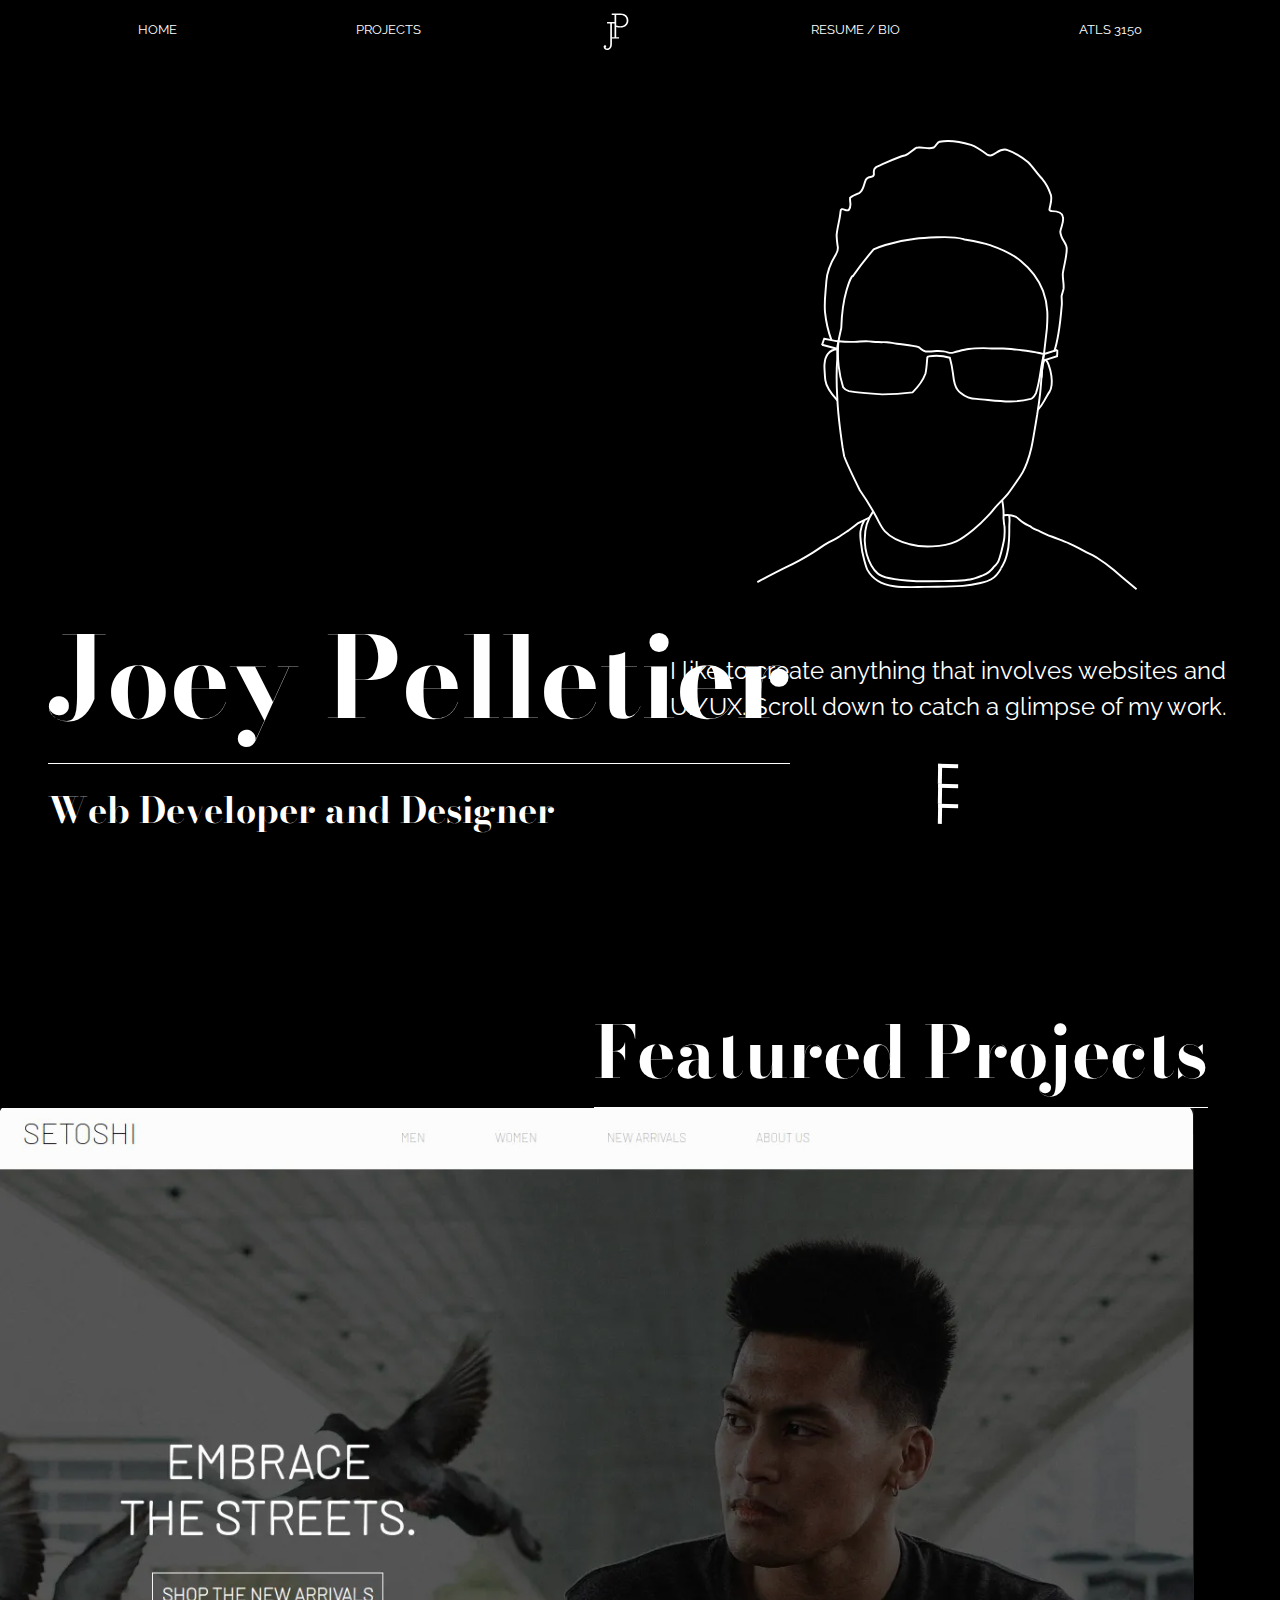
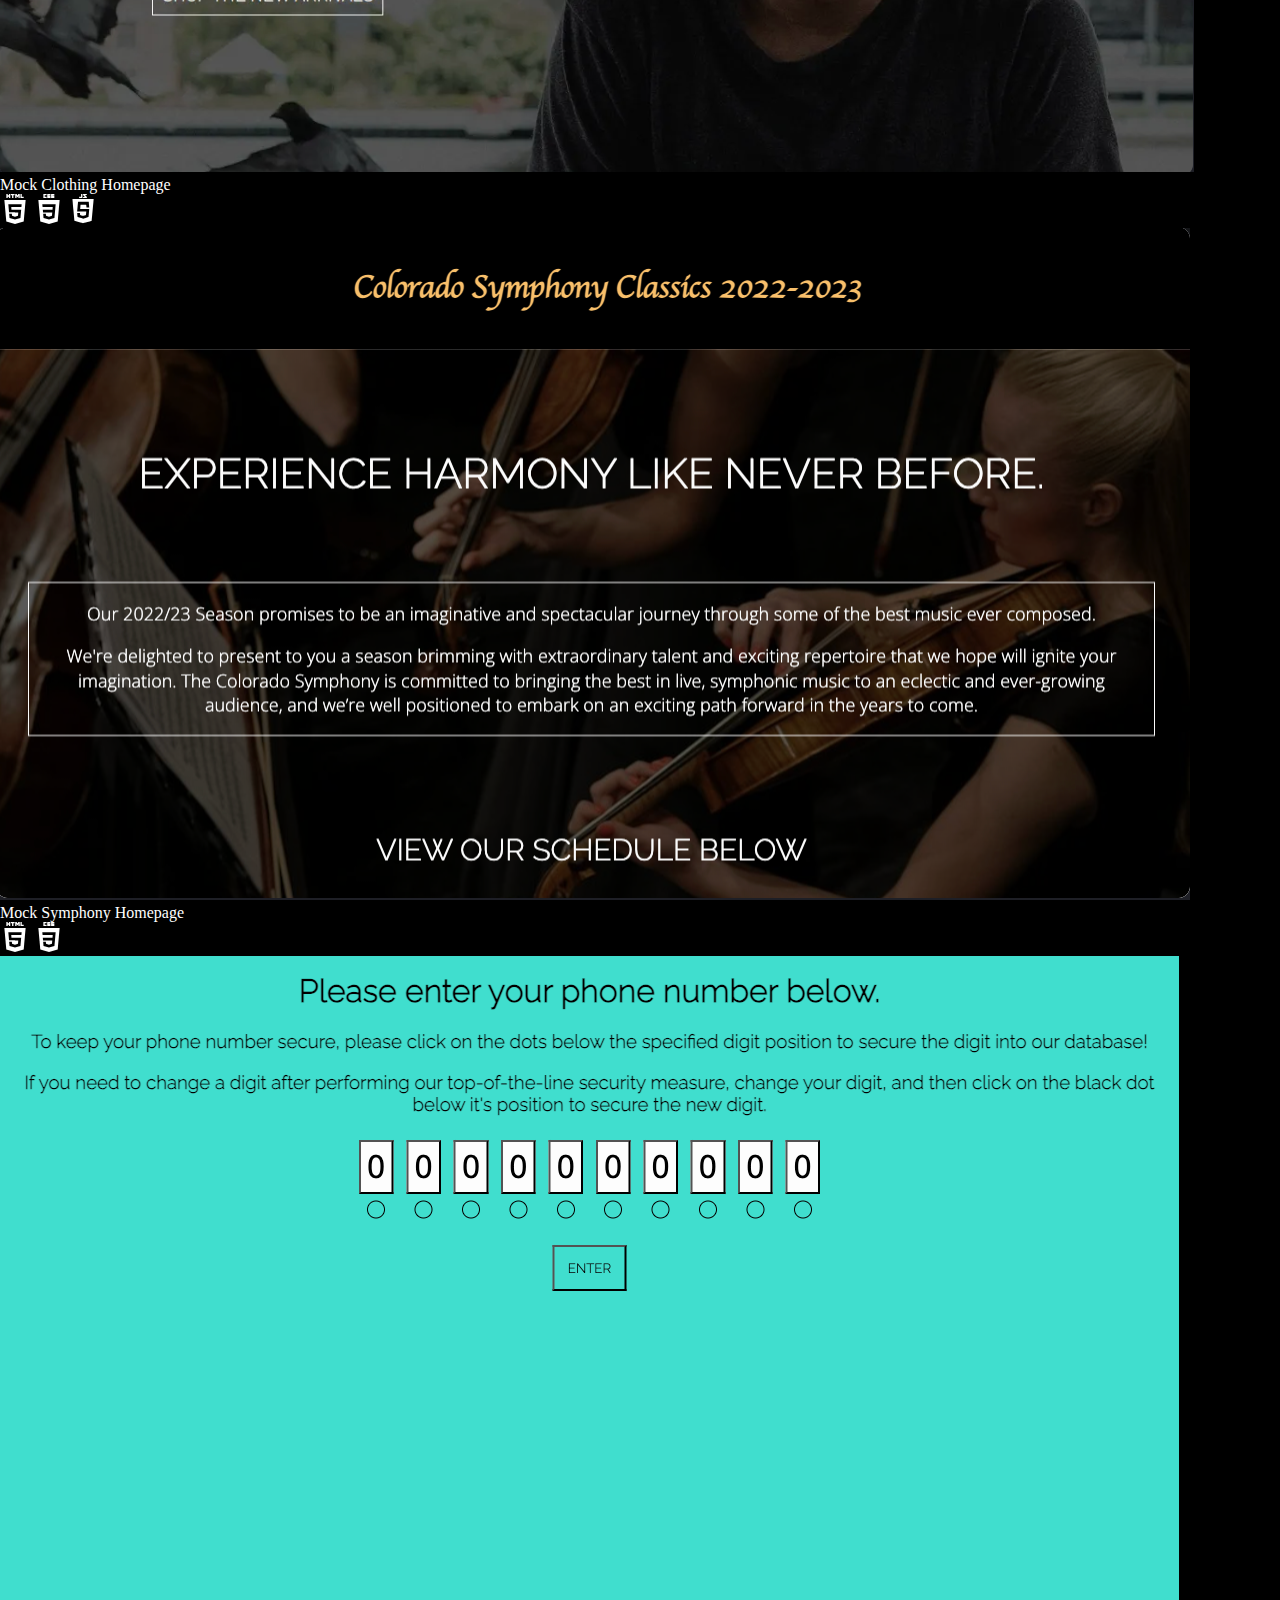
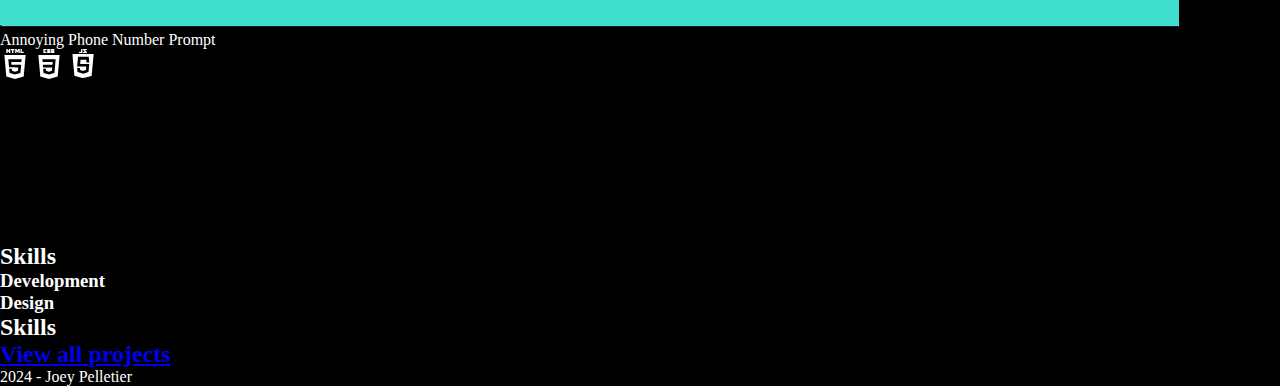
<file: web_3150_portfolio/index.html>
<!-- test -->

<!DOCTYPE html>
<html lang="en">
<head>
    <meta charset="UTF-8">
    <meta name="viewport" content="width=device-width, initial-scale=1.0">
    <link rel="stylesheet" href="style.css">
    <title>Joey Pelletier</title>
</head>
<body>
    <a class="skip-link" href="#main-area">Skip to main content</a>
    <header>
        <nav>
            <div class="top-nav">
                <a href="index.html">HOME</a>
                <a href="projects.html">PROJECTS</a>
                <div id="logo">
                    <img src="images/pelletier_bodoni_black_background.svg" alt="JP logo" height="50" width="50">
                </div>
                <a href="res_bio.html">RESUME / BIO</a>
                <a href="#atls-nav">ATLS 3150</a>
            </div>
        </nav>
        
    </header>
    
    <main>
        <div class="main-content" id="main-area">
            <section>
                <div class="action">
                    <div class="action-first-half">
                        <h1 class="name">Joey Pelletier</h1>
                        <h2 class="job-title">Web Developer and Designer</h2>
                    </div>
                    <div class="action-second-half">
                        <div id="portrait-silo">
                            <img src="images/joey_silo_copy.svg" alt="JP face silo" class="joey-silo">
                        </div>
                        <div class="text-container">
                            <p class="short-about">I like to create anything that involves websites and UI/UX. Scroll down to catch a glimpse of my work.</p>
                        </div>
                        
                        <div class="arrow-body">
                            <div class="arrow"></div>
                            <div class="arrow"></div>
                            <div class="arrow"></div>
                        </div>
                    </div>
                </div>
            </section>
            
            <section>
                <div class="projects-section">
                    <div class="projects-header">
                        <h2>Featured Projects</h2>
                    </div>
                    <div class="all-projects-container">
                        <div class="project-container">
                            <a href="https://pelletier-4630-project1-mile3-wip.vercel.app/index.html" target="_blank" rel="noopener noreferrer"><img src="images/web-project-1.png" alt="first web project" class="project-img"></a>
                            <div class="title-and-logos">
                                <p class="project-title">Mock Clothing Homepage</p>
                                <img src="images/html5_blackwhite.svg" alt="html5 logo" height="30" width="30">
                                <img src="images/css3_blackwhite.svg" alt="css3 logo" height="30" width="30">
                                <img src="images/js_blackwhite.svg" alt="js logo" height="30" width="30">
                                
                            </div>
                        </div>
                        <div class="project-container">
                            <a href="https://codepen.io/joey1pelletier/pen/gOEWrdb" target="_blank" rel="noopener noreferrer"><img src="images/web-project-2.png" alt="second web project" class="project-img"></a>
                            <div class="title-and-logos">
                                <p class="project-title">Mock Symphony Homepage</p>
                                <img src="images/html5_blackwhite.svg" alt="html5 logo" height="30" width="30">
                                <img src="images/css3_blackwhite.svg" alt="css3 logo" height="30" width="30">
                            </div>
                        </div>
                        <div class="project-container">
                            <a href="https://codepen.io/joey1pelletier/pen/ExMmNze" target="_blank" rel="noopener noreferrer"><img src="images/web-project-3.png" alt="third web project" class="project-img"></a>
                            <div class="title-and-logos">
                                <p class="project-title">Annoying Phone Number Prompt</p>
                                <img src="images/html5_blackwhite.svg" alt="html5 logo" height="30" width="30">
                                <img src="images/css3_blackwhite.svg" alt="css3 logo" height="30" width="30">
                                <img src="images/js_blackwhite.svg" alt="js logo" height="30" width="30">
                            </div>
                        </div>
                    </div>
                   
                </div>
            </section>
            <section id="skills">
                <div class="projects-section">
                    <div class="header-left">
                        <h2>Skills</h2>
                    </div>
                    <h3>Development</h3>
                    <h3>Design</h3>
                </div>
            </section>
            
            <section>
                <div id="skills-section">
                    <div id="skills-header">
                        <h2>Skills</h2>
                    </div>
                </div>
            </section>
            <!-- <section> 
                <div class="projects-section" id="atls-nav">
                    <div class="atls-header">
                        <h2>ATLS 3150</h2>
                    </div>
                    <div class="all-projects-container">
                        <div class="project-container">
                            <a href="https://joey1pelletier.me/pelletier-atls3150/semantic_wiki/index.html" target="_blank" rel="noopener noreferrer"><img src="images/lab2css.png" alt="first atls project" class="project-img"></a>
                            <div class="title-and-logos">
                                <p class="project-title">Lab #2 - Coding & Posting a Web Page - The Basics</p>
                            </div>
                        </div>
                        <div class="project-container">
                            <a href="https://joey1pelletier.me/pelletier-atls3150/big12_table/index.html" target="_blank" rel="noopener noreferrer"><img src="images/lab3css.png" alt="second atls project" class="project-img"></a>
                            <div class="title-and-logos">
                                <p class="project-title">Lab #3 - Tables, Forms, Tabbed Browsing, and Screen Reading</p>
                            </div>
                        </div>
                        <div class="project-container">
                            <a href="https://joey1pelletier.me/pelletier-atls3150/css_layout/index.html" target="_blank" rel="noopener noreferrer"><img src="images/lab4css.png" alt="third atls project" class="project-img"></a>
                            <div class="title-and-logos">
                                <p class="project-title">Lab #4 - Accessible CSS Layout</p>
                            </div>
                        </div>
                        <div class="project-container">
                            <a href="https://joey1pelletier.me/pelletier-atls3150/3150_project2/index.html" target="_blank" rel="noopener noreferrer"><img src="images/final-project.png" alt="fourth atls project" class="project-img"></a>
                            <div class="title-and-logos">
                                <p class="project-title">Final Project</p>
                            </div>
                        </div>
                    </div>
                    <div class="all-projects-link"> 
                        <div class="left-link-arrow"></div>
                        <h2>View all projects</h2>
                        <div class="right-link-arrow"></div>
                    </div> 
                </div> -->
            </section> 
            <div class="all-projects-link">
                <div class="left-link-arrow"></div>
                <h2 id="link-text"><a href="projects.html">View all projects</a></h2>
                <div class="right-link-arrow"></div>
            </div>
            <footer class="joey-footer">
                <p>2024 - Joey Pelletier</p>
            </footer>
        </div>
        
    </main>
    

        <!-- <div class="get-in-touch"> 
            <div class="in-touch-first-half">
               <h2 class="in-touch-header"></h2>
               <form action="" method="get" class="form-fillout">
                     
               </form>
            </div>
            <div class="in-touch-second-half">
                
            </div>
        </div>
    </div>
-->
</body>
</html>
</file>
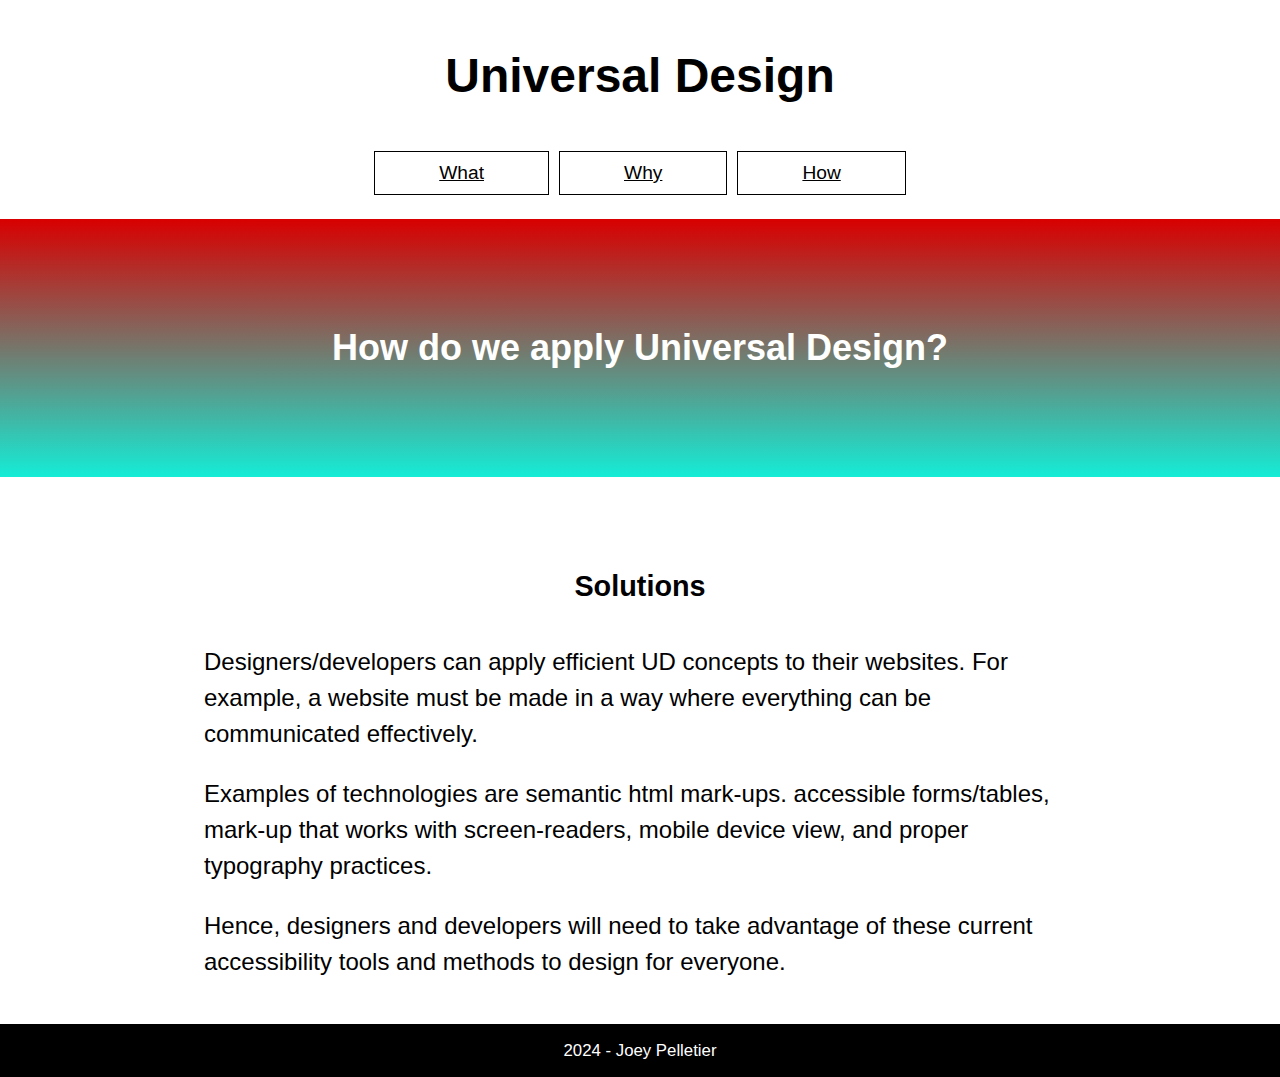
<file: 3150_project2/project2_how.html>
<!DOCTYPE html>
<html lang="en">
<head>
    <meta charset="UTF-8">
    <meta name="viewport" content="width=device-width, initial-scale=1.0">
    <title>Universal Design - How</title>
    <link rel="stylesheet" href="style.css">
</head>
<body>
    <a class="skip-link" href="#hero-how">Skip to main content</a>
    <div id="container">
        <header>
            <h1><a href="index.html">Universal Design</a></h1>
        </header>
        <nav>
            <h2 class="sr-only">Main Nav</h2>
            <ul>
                <li><a href="project2_what.html">What</a></li>
                <li><a href="project2_why.html">Why</a></li>
                <li><a href="project2_how.html">How</a></li>
            </ul>
        </nav>
        <main>
            <section id="hero-how">
                <h3>How do we apply Universal Design?</h3>
            </section>
            <section id="overview">
                <h4>Solutions</h4>
                <p>Designers/developers can apply efficient UD concepts to their websites. For example, a website must be made in a way where everything can be communicated effectively.</p>
                <p>Examples of technologies are semantic html mark-ups. accessible forms/tables, mark-up that works with screen-readers, mobile device view, and proper typography practices.</p>
                <p>Hence, designers and developers will need to take advantage of these current accessibility tools and methods to design for everyone.</p>
            </section>
        </main>
        <footer>
            <p>2024 - Joey Pelletier</p>
        </footer>
    </div>
</body>
</html>
</file>
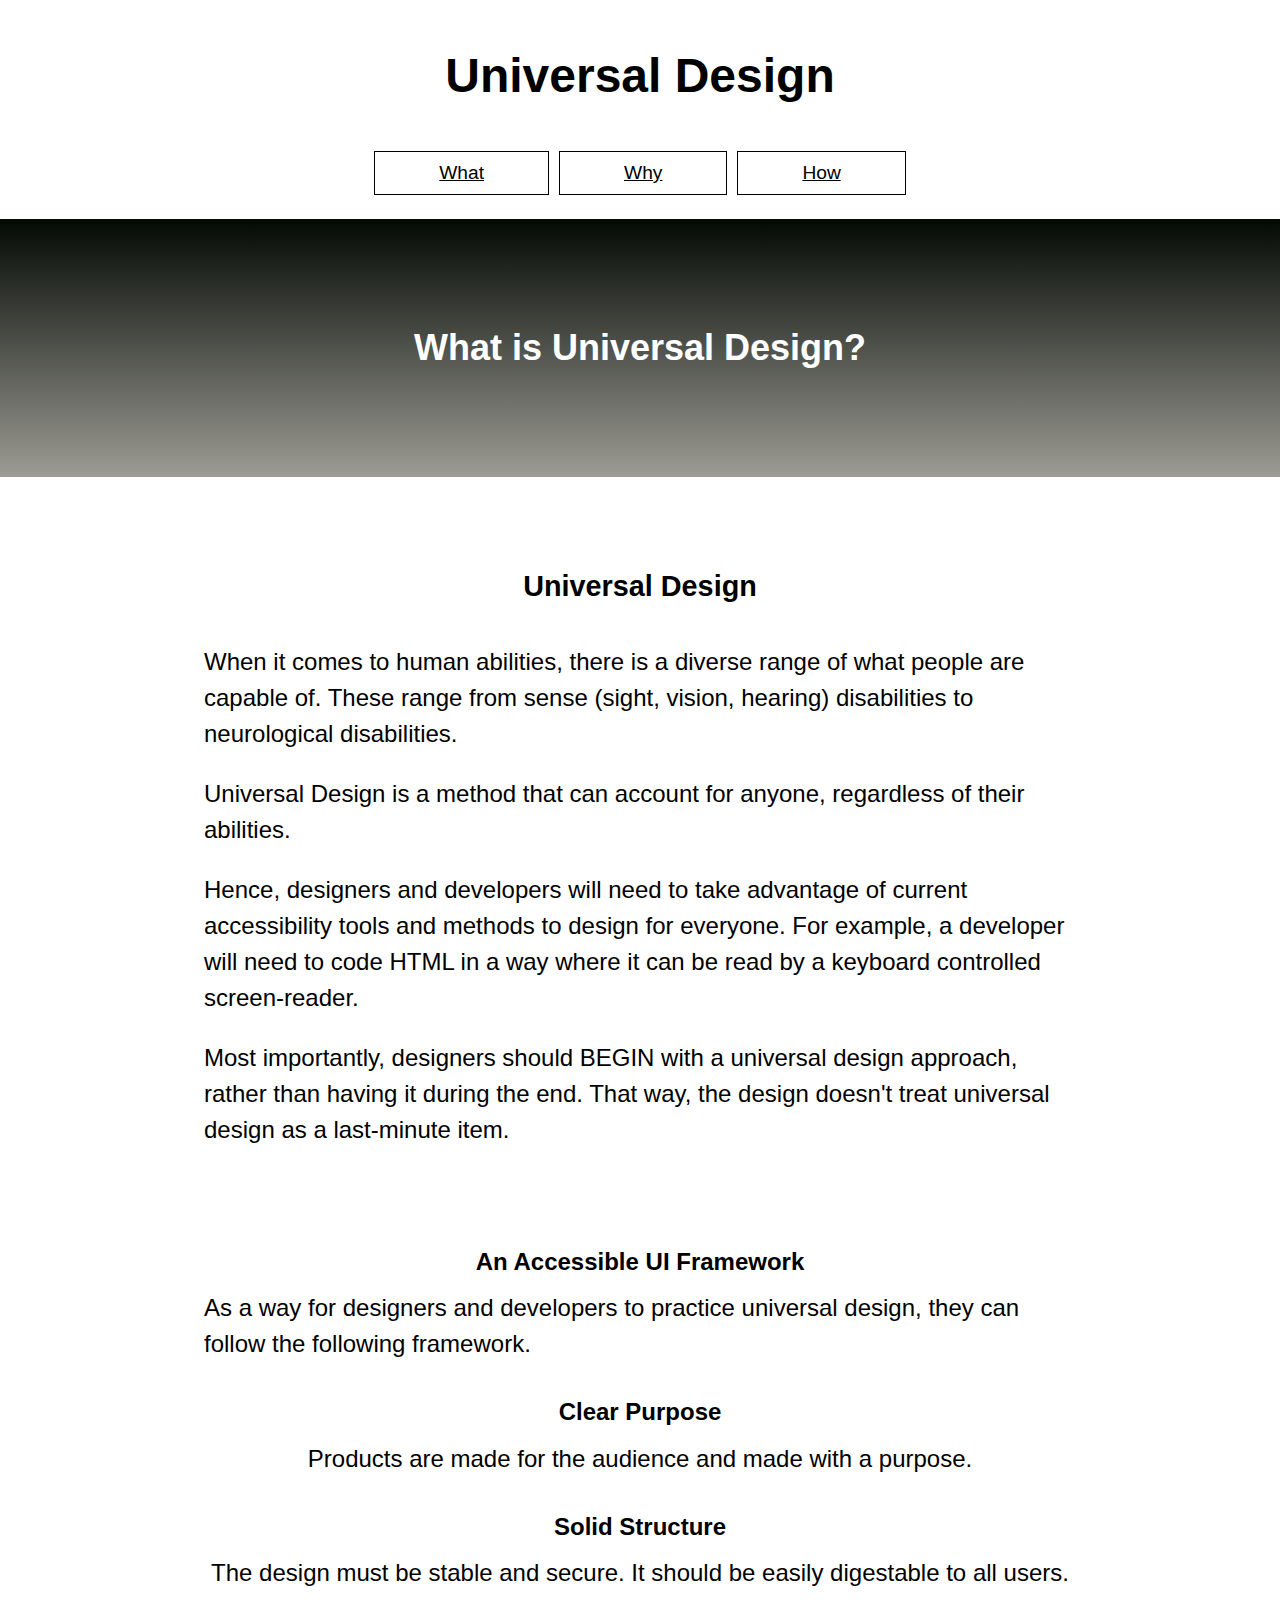
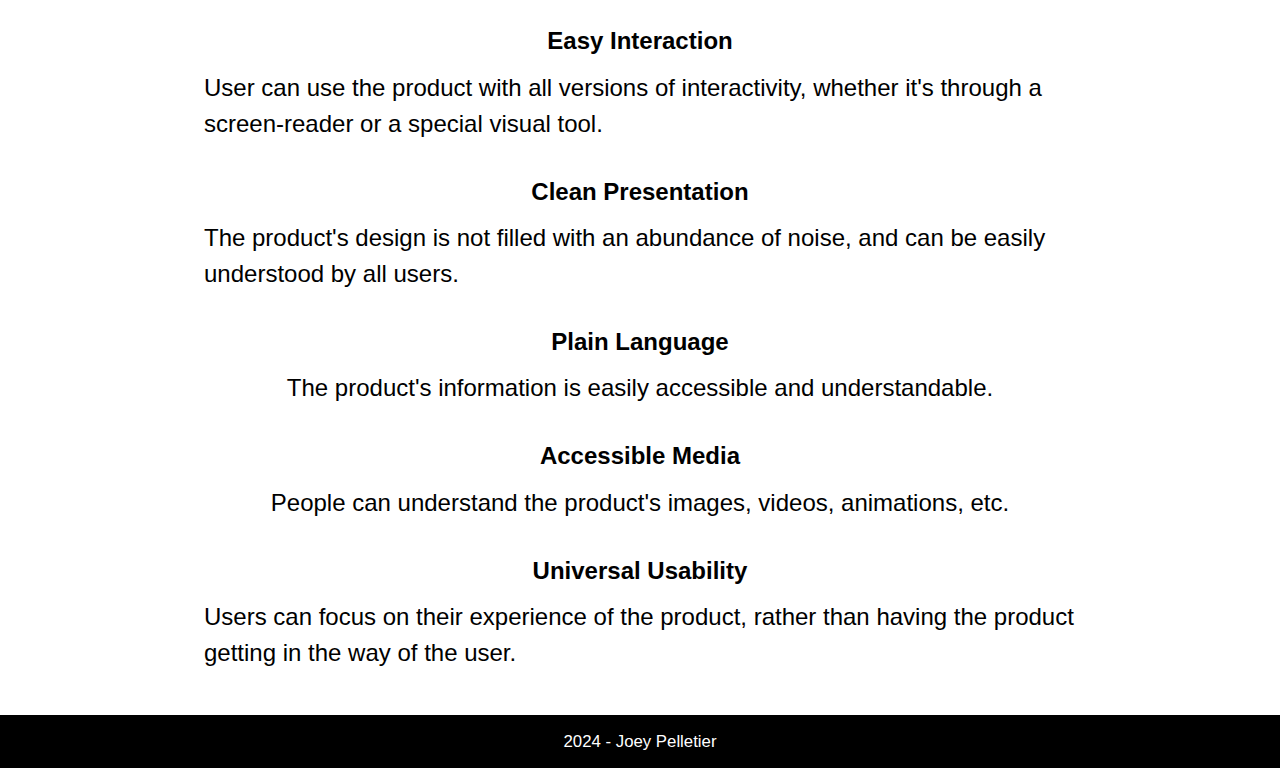
<file: 3150_project2/project2_what.html>
<!DOCTYPE html>
<html lang="en">
<head>
    <meta charset="UTF-8">
    <meta name="viewport" content="width=device-width, initial-scale=1.0">
    <title>Universal Design - What</title>
    <link rel="stylesheet" href="style.css">
</head>
<body>
    <a class="skip-link" href="#hero-what">Skip to main content</a>
    <div id="container">
        <header>
            <h1><a href="index.html">Universal Design</a></h1>
        </header>
        <nav>
            <h2 class="sr-only">Main Nav</h2>
            <ul>
                <li><a href="project2_what.html">What</a></li>
                <li><a href="project2_why.html">Why</a></li>
                <li><a href="project2_how.html">How</a></li>
            </ul>
        </nav>
        <main>
            <section id="hero-what">
                <h3>What is Universal Design?</h3>
            </section>
            <section id="overview" class="subheading-and-text">
                <h4>Universal Design</h4>
                <p>When it comes to human abilities, there is a diverse range of what people are capable of. These range from sense (sight, vision, hearing) disabilities to neurological disabilities.</p>
                <p>Universal Design is a method that can account for anyone, regardless of their abilities.</p>
                <p>Hence, designers and developers will need to take advantage of current accessibility tools and methods to design for everyone. For example, a developer will need to code HTML in a way where it can be read by a keyboard controlled screen-reader.</p>
                <p>Most importantly, designers should BEGIN with a universal design approach, rather than having it during the end. That way, the design doesn't treat universal design as a last-minute item.</p>
            </section>
            <section id="ui-framework" class="subheading-and-text">
                <h5>An Accessible UI Framework</h5>
                <p>As a way for designers and developers to practice universal design, they can follow the following framework.</p>
                <h5>Clear Purpose</h5>
                <p>Products are made for the audience and made with a purpose.</p>
                <h5>Solid Structure</h5>
                <p>The design must be stable and secure. It should be easily digestable to all users.</p>
                <h5>Easy Interaction</h5>
                <p>User can use the product with all versions of interactivity, whether it's through a screen-reader or a special visual tool.</p>
                <h5>Clean Presentation</h5>
                <p>The product's design is not filled with an abundance of noise, and can be easily understood by all users.</p>
                <h5>Plain Language</h5>
                <p>The product's information is easily accessible and understandable.</p>
                <h5>Accessible Media</h5>
                <p>People can understand the product's images, videos, animations, etc.</p>
                <h5>Universal Usability</h5>
                <p>Users can focus on their experience of the product, rather than having the product getting in the way of the user.</p>
            </section>
        </main>
        <footer>
            <p>2024 - Joey Pelletier</p>
        </footer>
    </div>
</body>
</html>
</file>
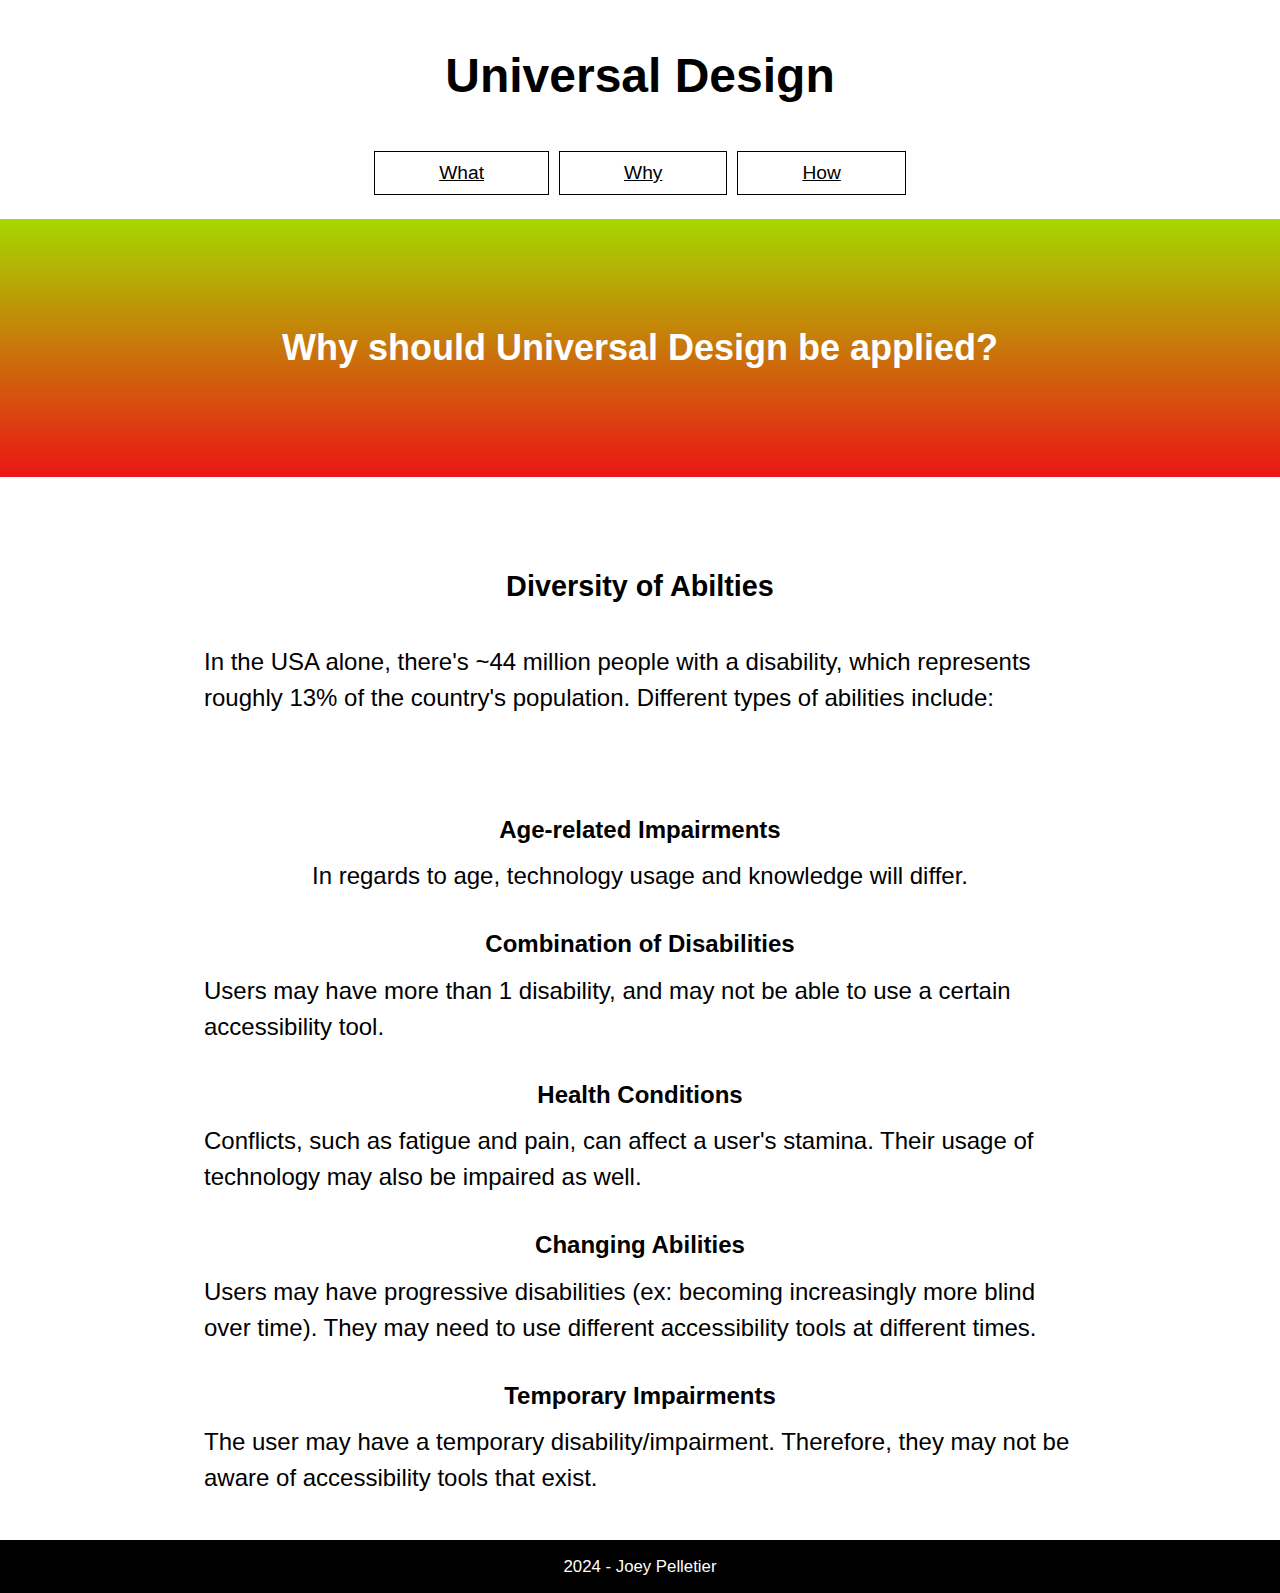
<file: 3150_project2/project2_why.html>
<!DOCTYPE html>
<html lang="en">
<head>
    <meta charset="UTF-8">
    <meta name="viewport" content="width=device-width, initial-scale=1.0">
    <title>Universal Design - Why</title>
    <link rel="stylesheet" href="style.css">
</head>
<body>
    <a class="skip-link" href="#hero-why">Skip to main content</a>
    <div id="container">
        <header>
            <h1><a href="index.html">Universal Design</a></h1>
        </header>
        <nav>
            <h2 class="sr-only">Main Nav</h2>
            <ul>
                <li><a href="project2_what.html">What</a></li>
                <li><a href="project2_why.html">Why</a></li>
                <li><a href="project2_how.html">How</a></li>
            </ul>
        </nav>
        <main>
            <section id="hero-why">
                <h3>Why should Universal Design be applied?</h3>
            </section>
            <section id="overview">
                <h4>Diversity of Abilties</h4>
                <p>In the USA alone, there's ~44 million people with a disability, which represents roughly 13% of the country's population. Different types of abilities include: </p>
            </section>
            <section id="diversity" class="subheading-and-text">
                <h5>Age-related Impairments</h5>
                <p>In regards to age, technology usage and knowledge will differ.</p>
                <h5>Combination of Disabilities</h5>
                <p>Users may have more than 1 disability, and may not be able to use a certain accessibility tool.</p>
                <h5>Health Conditions</h5>
                <p>Conflicts, such as fatigue and pain, can affect a user's stamina. Their usage of technology may also be impaired as well.</p>
                <h5>Changing Abilities</h5>
                <p>Users may have progressive disabilities (ex: becoming increasingly more blind over time). They may need to use different accessibility tools at different times.</p>
                <h5>Temporary Impairments</h5>
                <p>The user may have a temporary disability/impairment. Therefore, they may not be aware of accessibility tools that exist.</p>
            </section>
        </main>
        <footer>
            
            <p>2024 - Joey Pelletier</p>
        </footer>
    </div>
</body>
</html>
</file>
<file: 3150_project2/style.css>
*, *:before, *:after {
    box-sizing: border-box;
    padding: 0;
    margin: 0;
}

.skip-link {
    position: absolute;
    background-color: white;
    color: black;
    top: -5em;

}

.skip-link:focus {
    transform: translateY(100%);
    top: 5em;
  }

.sr-only {
    border: 0;
    clip: rect(0, 0, 0, 0);
    height: 1px;
    margin: -1px;
    overflow: hidden;
    padding: 0;
    position: absolute;
    white-space: nowrap;
    width: 1px;
}

html, body {
    width: 100%;
    height: 100%;
    margin: 0;
    padding: 0;
}

p {
    font-family: "Open Sans", sans-serif; 
}

#container {
    display: flex;
    justify-content: center;
    align-items: center;
    flex-direction: column;
}


nav a {
    font-family: "DM Sans", sans-serif;
    color: black;
    text-decoration: underline;
    padding: 1em;

}

nav ul {
    font-family: "DM Sans", sans-serif;
    display: flex;
    list-style: none;
    justify-content: center;
    align-items: center;
    flex-direction: row;
    padding: 1em;
    font-size: 1.2em;
}



nav ul li a {
    display: block;
    padding: 10px 5vw;
    margin: 5px; 
    border: 1px solid black;
    background: white;
}

nav ul li a:hover {
   
    background: black;
    color: white;
}

#hero-home {
    display: flex;
    color: white;
    justify-content: center;
    align-items: center;
    flex-direction: column;
    background-image: linear-gradient(rgba(0, 144, 216, 0.9), rgba(96, 8, 121, 0.9));
    background-size: cover;
    width: 100vw;
    padding: 3em;
    font-size: 1.5em;
    text-align: center;
}

#hero-what {
    display: flex;
    color: white;
    justify-content: center;
    align-items: center;
    flex-direction: column;
    background-image: linear-gradient(rgb(3, 9, 3), rgb(156, 155, 148));
    background-size: cover;
    width: 100vw;
    padding: 3em;
    font-size: 1.5em;
}

#hero-why {
    display: flex;
    color: white;
    justify-content: center;
    align-items: center;
    flex-direction: column;
    background-image: linear-gradient(rgb(166, 216, 0), rgb(236, 21, 21));
    background-size: cover;
    width: 100vw;
    padding: 3em;
    font-size: 1.5em;
}

#hero-how {
    display: flex;
    color: white;
    justify-content: center;
    align-items: center;
    flex-direction: column;
    background-image: linear-gradient(rgb(216, 0, 0), rgb(21, 236, 214));
    background-size: cover;
    width: 100vw;
    padding: 3em;
    font-size: 1.5em;
    
}



#overview {
    display: flex;
    justify-content: center;
    align-items: center;
    flex-direction: column; 
    padding-left: 15vw;
    padding-right: 15vw;
    padding-top: 4em;
    padding-bottom: 2em;
}

.subheading-and-text {
    display: flex;
    justify-content: center;
    align-items: center;
    flex-direction: column; 
    padding-left: 15vw;
    padding-right: 15vw;
    padding-top: 2em;
    padding-bottom: 2em;
}

h1, h2, h3,h4,h5 {
    font-family: Arial, sans-serif;
    display: flex;
    justify-content: center;
    align-items: center;
}

h1 {
    padding-top: 1em;
    padding-bottom: 0.5em;
    font-size: 3em;
    text-decoration: none;
}

header h1 a {
    text-decoration: none;
    color: black;
}

header h1 a:hover {
    color: rgb(92, 90, 90);
}

h3 {
    font-size: 1.5em;
    padding: 1em;
}

h4 {
    font-size: 1.8em;
    padding: 1em;
}
h5 {
    font-size: 1.5em;
    padding-top: 1em;
    padding-bottom: 0.1em;
}
p {
    font-size: 1.5em;
    line-height: 1.5em;
    padding: 0.5em;
}

footer {
    color: white;
    background-color: black;
    width: 100%;
    text-align: center;
    padding: 0.5em;
    font-size: 0.7em;
}

@media screen and (max-width: 800px) {
    .subheading-and-text {
        padding-left: 5vw;
        padding-right: 5vw;
    }

    #overview {
        padding-left: 5vw;
        padding-right: 5vw;
    }
    nav ul {
        display: flex;
        flex-direction: column;
        margin: 5px; 
    }
    nav ul li a {
        padding: 10px 25vw;
    }
    
}
</file>
<file: big12_table/style.css>
@import url('https://fonts.googleapis.com/css2?family=Kanit:wght@200&family=Oswald:wght@200..700&display=swap');

body { 
    margin: 0;
}


h1 {
    font-family: "Oswald", sans-serif;
    font-weight: 700;
    font-size: 3em;
    border-bottom: 1px solid #ffffff;
    text-decoration: none;
}

h2 {
    font-family: "Oswald", sans-serif;
    font-weight: 700;
    font-size: 3em;

}

p {
    font-family: "Kanit", sans-serif;
    font-weight: 200;
}

.top-nav {
    font-family: "Oswald", sans-serif;
    font-weight: 700;
    display: flex;
    justify-content: center;
    position: sticky;
    width: 100%;
    top: 0;
}

.top-nav a {
    color: black;
    text-decoration: none;
    margin: 1.75em 3em 1.75em 3em;
}

header {
    display: flex;
    justify-content: center;
    align-items: center;
    background-image: linear-gradient(rgba(0, 144, 216, 0.65), rgba(0, 255, 68, 0.65));
    background-size: cover;
    width: 100vw;
    height: 20vw;
    margin: 0;
    color: white;
    font-size: 1.5em;
}

.body-text {
    display: flex;
    justify-content: center;
    align-items: center;
    text-align: center;
    font-size: 1.5em;
    padding-left: 5em;
    padding-right: 5em;
}

.sub-heading {
    text-align: center;
}

.news-img {
    width: 454px;
    height: 256px;
}

.news-container {
    display: flex;
    justify-content: center;
    align-items: center;
    flex-direction: column;
    padding: 2em;
}

.news-headline {
    font-family: "Oswald", sans-serif;
    font-weight: 600;
    font-size: 1.25em;
    margin-bottom: 0;
}

.news-para {
    width: 40vw;
    font-size: 1.1em;
}

table {
    display: flex;
    justify-content: center;
    align-items: center;
    font-family: "Kanit", sans-serif;
}

th, td {
    border: 1px, solid;
    padding: 10px;
}

form {
    font-family: "Kanit", sans-serif;
    font-weight: 200;
    display: flex;
    justify-content: center;
    align-items: center;
    padding-bottom: 5em;
}

footer {
    display: flex;
    justify-content: center;
    align-items: center;
    background-color: black;
    color: #ffffff;
}
</file>
<file: css_layout/style.css>
@import url('https://fonts.googleapis.com/css2?family=DM+Sans:ital,opsz,wght@0,9..40,600;1,9..40,600&family=Open+Sans:ital,wght@0,300;1,300&display=swap');

*, *:before, *:after {
    box-sizing: border-box;
    padding: 0;
    margin: 0;
}

html, body {
    width: 100%;
    height: 100%;
    margin: 0;
    padding: 0;
}

body {
    background: black;
    color: white;
}

h1, h2, h3 {
    font-family: Arial, sans-serif;
}

p {
    font-family: "Open Sans", sans-serif; 
}

nav a {
    font-family: "DM Sans", sans-serif;
    color: white;
    text-decoration: underline;
    padding: 2em;
}

nav ul {
    font-family: "DM Sans", sans-serif;
    color: white;
    list-style: none;
    display: flex;
    flex-direction: row;
    align-items: center;
    justify-content: center;
}

/*header, nav, main, aside, footer {
    border: 1px white solid;
}
*/
.container {
    margin: 0 auto;
    display: grid;
    width: 100%;
    height: 100vh;
    grid-template-columns:
        2fr         0.5fr;
    grid-template-rows: 5rem 20rem 30rem 2rem;
    grid-template-areas: 
        "header1    nav1"
        "main1      aside1"
        "main1      aside2"
        "footer1    footer1";
}

header {
    grid-area: header1;
    display: flex;
    align-items: center;
    
}

nav {
    grid-area: nav1;
    display: flex;
    align-items: center;
    justify-content: center;
}

main {
    grid-area: main1;
    max-height: 100%;
    background-image: linear-gradient(to right, rgba(0, 0, 0, 0.6), rgba(0, 0, 0, 0.99)), url(img/deadmau5-live.webp);
    background-size: cover;
}

#aside1 {
    grid-area: aside1;
    display: flex;
    align-items: center;
    justify-content: center;
    flex-direction: column;
}

#aside1 p {
    padding: 0.5em;
}

#aside2 {
    grid-area: aside2;
    display: flex;
    align-items: center;
    justify-content: center;
    flex-direction: column;
}

footer {
    grid-area: footer1;
}

.release-img {
    height: 100px;
    width: 100px;
}

.main-text-container {
    padding: 2em;
    font-size: 1.2em;
}

.main-text-container h2 {
    padding-top: 0.7em;
    padding-bottom: 0.7em;
}

.img-text-container {
    display: flex;
    align-items: center;
    justify-content: center;
    flex-direction: column;
    padding: 2em;
}

.img-text-container h3 {
    padding: 1em;
}

h1 {
    padding-left: 0.5em;
}

footer {
    display: flex;
    align-items: center;
    justify-content: center;
    flex-direction: column;
    padding: 2em;
}

@media screen and (max-width: 920px) {
    .main-text-container {
        padding: 2em;
        font-size: 1em;
    }
}

@media screen and (max-width: 660px) {
    .container {
        grid-template-columns: 1fr;
        grid-template-rows: auto;
        grid-template-areas:
            "header1"
            "nav1"
            "main1"
            "aside1"
            "aside2"
            "footer1";

    }

    /*nav ul {
        flex-direction: column;
    }
    */

    header {
        justify-content: center;
        padding: 1em;
    }

    nav ul {
        flex-direction: column;
    }

    nav li {
        padding: 1em;
    }

    .main-text-container {
        padding: 2em;
        font-size: 1em;
        text-align: center;
    }
    
    #aside1 {
        padding: 3em;
    }

    nav ul li a {
        display: block;
        padding: 10px 20vw;
        margin: 5px; 
        border: 1px white solid;
        background: black;
    }
}
</file>
<file: mobile-first/css/mobile-first-template.css>
.container {
    display: grid;
    grid-template-columns: 1fr;
    grid-template-areas: 
        "head"
        "main"
        "nav"
}

header {
    grid-area: head;
    background: red;
}

nav {
    grid-area: nav;
    background: yellow;
}

main {
    grid-area: main;
    background: powderblue;
    max-height: 100%;
}

@media screen and (min-width:620px) {
    .container {
      grid-template-columns:
         1fr           1fr;
      grid-template-areas:
        "head          nav"
        "main          main"
    }
}
</file>
<file: semantic_wiki/style.css>
@import url('https://fonts.googleapis.com/css2?family=Raleway:wght@300&display=swap');
@import url('https://fonts.googleapis.com/css2?family=Bodoni+Moda:opsz@6..96&display=swap');

.sr-only {
    border: 0;
    clip: rect(0, 0, 0, 0);
    height: 1px;
    margin: -1px;
    overflow: hidden;
    padding: 0;
    position: absolute;
    white-space: nowrap;
    width: 1px;
  }

body {
    background-color: black;
    color: aqua;
    width: 50%;
    margin: 0 auto;
}

  p, nav {
    max-width: 70ch;
    line-height: 1.6;
    font-size: 1.2em;
    font-family: 'Raleway', sans-serif;

  }

  h1, h2, h3, h4 {
    font-family: 'Bodoni Moda', serif;
  }

  a {
    color: aqua;
  }
</file>
<file: web_3150_portfolio/style.css>
@import url('https://fonts.googleapis.com/css2?family=Raleway:wght@300&display=swap');
@import url('https://fonts.googleapis.com/css2?family=Bodoni+Moda:opsz@6..96&display=swap');
* {
    padding: 0;
    margin: 0;
    box-sizing: border-box;
}

.skip-link {
    position: absolute;
    background-color: white;
    color: black;
    top: -5em;

}

.skip-link:focus {
    transform: translateY(100%);
    top: 5em;
  }

body {
    background-color: black;
    color: white;
}

.top-nav {
    display: flex;
    justify-content: center;
    position: fixed;
    width: 100%;
    background-color: black;
    z-index: 1000;
    top: 0;
}

.top-nav a {
    font-family: 'Raleway', sans-serif;
    font-size: 0.8em;
    color: white;
    text-decoration: none;
    margin: 1.75em 7em 1.75em 7em;
}

.top-nav #logo {
    margin: 0em 5em 0em 5em;
}

.main-content {
    display: flex;
    flex-direction: column;
    position: relative;
    top: 60px;
}

.joey-silo {
    height: 450px;
    width: 400px;
}

.action {
    display: flex;
    position: relative;
    height: auto;
}

.action-first-half {
    position: relative;
    font-family: 'Bodoni Moda', serif;
    display: flex;
    flex-direction: column;
    left: 3em;
}

.name {
   font-size: 7em;
   margin-top: 4.75em;
   margin-bottom: 0em;
   border-bottom: 1px solid white;
}

.job-title {
    font-size: 2.25em;
    margin-top: 0.5em;
    margin-bottom: 0em;
 }

.action-second-half {
    display: flex;
    flex-direction: column;
    position: absolute;
    right: 2em;
}

#portrait-silo {
    display: flex;
    justify-content: center;
    margin-top: 5em;
    
}

.text-container {
    display: flex;
    justify-content: center;
    align-items: center;
    text-align: center;
    font-size: 1.5em;
    width: 600px;
    height: 150px;
    margin-top: 1em;
}

.short-about {
    justify-content: center;
    font-family: 'Raleway', sans-serif;
    line-height: 1.5em;
}

 .arrow-body {
    position: relative;
    display: flex;
    flex-direction: column;
    align-items: center;
    justify-content: center;
 }

.arrow {
    position: relative;
    width: 20px;
    height: 20px;
    border-top: 4px solid white;
    border-left: 4px solid #fff;
    transform: rotate(1deg);
    animation: arrow-load 2s infinite;
}


.arrow:nth-child(1) {
    
    animation-delay: -0.4s;
}

.arrow:nth-child(2) {
    animation-delay: -0.2s;
}

.projects-section {
    display: flex;
    flex-direction: column;
    padding-top: 10em;
}

.projects-header {
    align-self: flex-end;
    font-family: 'Bodoni Moda', serif;
    font-size: 3em;
    border-bottom: 1px solid white;
    margin-right: 1.5em;
}

<<<<<<< Updated upstream
.header-left {
=======
#skills-section {
    display: flex;
}

#skills-header {
>>>>>>> Stashed changes
    align-self: flex-start;
    font-family: 'Bodoni Moda', serif;
    font-size: 3em;
    border-bottom: 1px solid white;
    margin-left: 1.5em;
}

.all-projects-container {
    max-width: 100%;
    overflow: hidden;
    display: flex;
    justify-content: center;
    padding: 2em;
}

.project-container {
    padding: 2em;
}

.title-and-logos {
    display: flex;
}

.project-title {
    font-family: 'Raleway', sans-serif;
    font-size: 1em;
    padding-top: 0.5em;
    padding-bottom: 0.5em;
    padding-right: 0.5em;
}

.logos {
    align-self: flex-end;
}

.left-link-arrow {
    width: 40px;
    height: 40px;
    border-top: 2px solid white;
    border-left: 2px solid #fff;
    transform: rotate(315deg);
    margin-top: 0.3em;
}

.right-link-arrow {
    width: 40px;
    height: 40px;
    border-bottom: 2px solid white;
    border-right: 2px solid #fff;
    transform: rotate(315deg);
    margin-top: 0.3em;
}

.all-projects-link {
    display: flex;
    justify-content: center;
    font-family: 'Bodoni Moda', serif;
    font-size: 1.5em;
}

#link-text a {
    color: white;
    text-decoration: none;
}

.project-img {
    max-width: 100%;
    object-fit: cover;
}

.more-about {
    font-family: 'Raleway', sans-serif;
    font-size: 1.5em;
    padding: 2em;
    line-height: 1.8;
    display: flex;
    justify-content: center;
    align-items: center;

}

.joey-footer {
    font-family: 'Raleway', sans-serif;
    font-size: 1em;
    padding: 1em;
    padding-top: 5em;
    display: flex;
    justify-content: center;
    align-items: center;
}

@keyframes arrow-load {
    0% {
        opacity: 0;
        transform: rotate(-135deg) translateY(0px);
    }
    0% {
        opacity: 1;
    }
    100% {
        opacity: 0;
        transform: rotate(-135deg) translateY(0px);
    }
}

@media only screen and (max-width: 1400px) {
    .name {
        font-size: 5em;
        margin-top: 7em;
    }
    .job-title {
       font-size: 1.5em; 
    }

    .joey-silo {
        height: 400px;
        width: 350px;
    }

    #portrait-silo {
        margin-top: 10em;
    }

    .text-container {
        font-size: 1em;
        width: 400px;
        height: 150px;
    }
}

@media only screen and (max-width: 1200px) {
    .top-nav a {
        font-family: 'Raleway', serif;
        font-size: 0.75em;
        color: white;
        text-decoration: none;
        margin: 1.75em 4em 1.75em 4em;
    }
    
    .top-nav #logo {
        margin: 0em 2em 0em 2em;
    }
}

@media only screen and (max-width: 1000px) {
    .action {
        display: flex;
        flex-direction: column;
        align-items: center; 
        justify-content: center;
        height: auto;
    }

    .action-first-half,
    .action-second-half {
        position: relative;
        width: 100%; 
        text-align: center; 
        display: flex;
        align-items: center; 
        justify-content: center;
        margin: 0;
        left: 0;
        right: 0;
    }

    .name {
        margin-top: 0.5em;
        margin-left: 0; 
    }

    .text-container {
        text-align: center; 
        display: flex;
        justify-content: center;
        align-items: center;
    }

    #portrait-silo {
        margin-top: 3em;
    }

    .projects-header, .atls-header {
        display: flex;
        justify-content: center;
        align-items: center;
        align-self:center;
        margin: 0;
        text-align: center;
        max-width: 600px;
        font-size: 2em;
    }



    .all-projects-container {
        flex-direction: column;
    }


}

@media only screen and (max-width: 750px) {
    .top-nav a {
        font-family: 'Raleway';
        font-size: 0.7em;
        color: white;
        text-decoration: none;
        margin: 1.75em 2em 1.75em 2em;
    }
    
    .top-nav #logo {
        margin: 0em 1em 0em 1em;
    }
}
</file>
<file: grid-flexes/grid-flex.css>
body {
    background-color: white;
    font-family: sans-serif;
    font-size: 15px;
}

/* css-reset */
*, *:before, *:after {
    box-sizing: border-box;
    padding: 0;
    margin: 0;
}

h1, h2, h3 {
    font-family: serif;
    font-weight: normal;
    padding: .2em 0;
}

p {
    margin: 1.8em 0;
    line-height: 1.8em;
}

header, nav, main, aside, footer {
    padding: 1.5em;
    border: 1px black solid;
}

header, footer {
    text-align: center;
}

.container {
    max-width: 1200px;
    margin: 0 auto;
    background: gray;
    display: grid;
    width: 100vw;
    height: 100vh;
    grid-template-columns:
     1fr       2fr       1fr;
    grid-template-areas:
    "header1   header1   header1"
    "nav1      nav1     nav1"
    "aside1    main1    aside2"
    "aside1    main1    aside2"
    "aside1    main1    aside2"
    "foot1     foot1    foot1";
}

header {grid-area: header1; background:red;}
nav {grid-area: nav1; background:goldenrod;}
main {grid-area: main1; background: orange; max-height: 100%;}
#aside1 {grid-area: aside1; background: fuchsia;}
#aside2 {grid-area: aside2; background: violet;}
footer {grid-area: foot1; background: lawngreen;}

nav ul {
    display: flex;
    flex-flow: row nowrap;
    justify-content: space-around;
}

nav ul li {
    list-style: none;
}

/* media query for medium/tablet */
@media screen
  and (min-width: 641px)
  and (max-width: 900px)  {
.container {
grid-template-columns:
   1fr 1fr;
grid-template-areas:
  "header1 header1"
  "nav1 nav1"
  "main1 main1"
  "aside1 aside2"
  "foot1 foot1";
}
} /* end medium/tablet media query */

/* media query small/mobile */
@media screen
  and (max-width: 640px)  {
.container {
grid-template-columns:
   1fr;
grid-template-areas:
  "header1"
  "main1"
  "aside1"
  "aside2"
  "nav1"
  "foot1";
}

nav ul {
    flex-flow: column nowrap;
    text-align: center;
  }
  nav ul li a {
    display: block;
    padding: 10px 5px;
    margin: 5px; 
    border: 1px black solid;
    background: white;
  
  }

  } /* end small/mobile media query */
</file>
